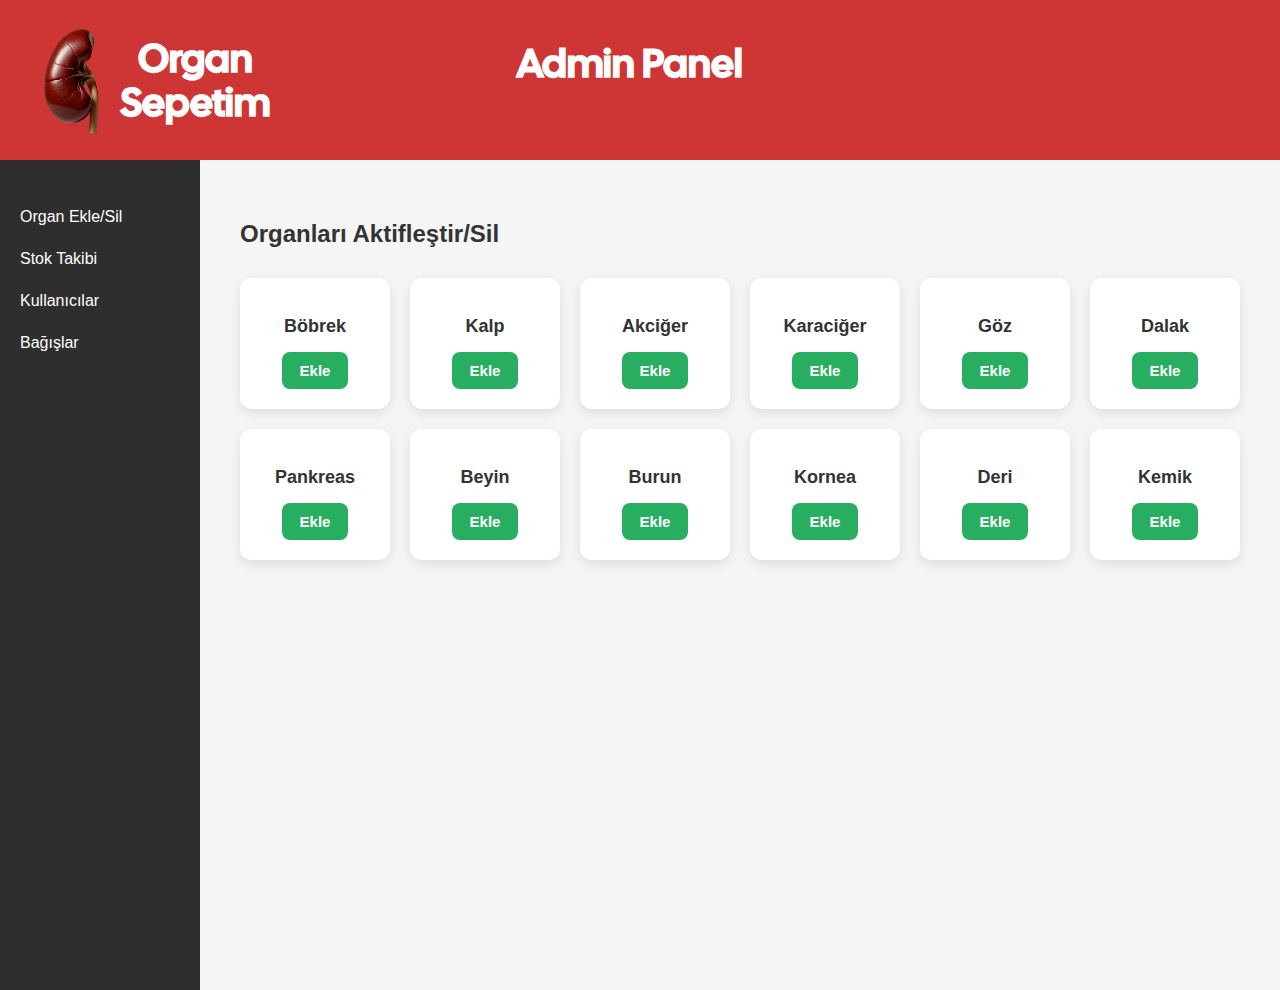
<file: docs/HTML/admin-panel.html>
<html lang="en">
<head>
    <meta charset="UTF-8">
    <meta name="viewport" content="width=device-width, initial-scale=1.0">
    <title>Admin Paneli</title>
    <link rel="stylesheet" href="../CSS/admin-panelCss.css">
    <link rel="shortcut icon" href="../GORSELLER/kidney.ico" type="image/x-icon">
    <script src="https://cdn.sheetjs.com/xlsx-0.19.3/package/dist/xlsx.full.min.js"></script>
</head>

<body>
  <header class="admin-header">


    <div class="nav-left">
           <a class="logoYazi" href="home.html">
                <img id="logoPNG" src="../GORSELLER/logo.png" alt="Organ Mafyası logo">
                <span class="logoMetin"> Organ <br> Sepetim</span>
            </a>
        </div>

        <div class="orta-yazi">
              <span class="logoMetin"> Admin Panel</span>
        </div>
  </header>

  <div class="admin-container">
    <nav class="sidebar">
      <ul>
        <li><a href="#" id="menu-organ-ekle">Organ Ekle/Sil</a></li>
        <li><a href="#" id="menu-stok">Stok Takibi</a></li>
        <li><a href="#" id="menu-kullanicilar">Kullanıcılar</a></li>
        <li><a href="#" id="menu-bagislar">Bağışlar</a></li>

      </ul>
    </nav>

    <main class="content">
      <section id="organ-ekle" class="panel-section">
        <h2>Organları Aktifleştir/Sil</h2>
        <div class="organ-kartlari">
          <div class="organ-karti" data-id="kalp">
            <p>Kalp</p>
            <button class="ekle-btn">Ekle</button>
          </div>
          <div class="organ-karti" data-id="akciger">
            <p>Akciğer</p>
            <button class="ekle-btn">Ekle</button>
          </div>
          <div class="organ-karti" data-id="karaciger">
            <p>Karaciğer</p>
            <button class="ekle-btn">Ekle</button>
          </div>
          <div class="organ-karti" data-id="bobrek">
            <p>Böbrek</p>
            <button class="ekle-btn">Ekle</button>
          </div>
          <div class="organ-karti" data-id="dalak">
            <p>Dalak</p>
            <button class="ekle-btn">Ekle</button>
          </div>
          <div class="organ-karti" data-id="pankreas">
            <p>Pankreas</p>
            <button class="ekle-btn">Ekle</button>
          </div>
          <div class="organ-karti" data-id="bagirsak">
            <p>İnce Bağırsak</p>
            <button class="ekle-btn">Ekle</button>
          </div>
          <div class="organ-karti" data-id="kornea">
            <p>Kornea</p>
            <button class="ekle-btn">Ekle</button>
          </div>
          <div class="organ-karti" data-id="deri">
            <p>Deri</p>
            <button class="ekle-btn">Ekle</button>
          </div>
          <div class="organ-karti" data-id="kemik">
            <p>Kemik</p>
            <button class="ekle-btn">Ekle</button>
          </div>
        </div>
      </section>

      <!-- Stok  -->
      <section id="stok" class="panel-section" style="display: none;">
  <h2>Organ Stok Takibi</h2>
  
  <div style="margin-bottom: 20px;">
    <input id="organName" placeholder="Organ adı">
    <input id="organAdet" type="number" placeholder="Stok adedi">
    <button id="stokEkleBtn">Ekle / Güncelle</button>
  </div>

  <table class="stok-table">
    <thead>
      <tr>
        <th>Organ</th>
        <th>Stok</th>
        <th>İşlem</th>
      </tr>
    </thead>
    <tbody id="stokTabloBody">
      <!-- JS ile doldurulacak -->
    </tbody>
  </table>

  <div style="text-align: right; margin-top: 20px;">
    <button id="indirExcelBtn" class="excel-btn">Rapor İndir</button>
  </div>
</section>

<!--Kullanıcılar-->
<section id="kullanicilar" class="panel-section" style="display: none;">
  <h2>Kullanıcı Yönetimi</h2>

  <!-- Yeni kullanıcı ekleme formu -->
  <form id="addUserForm" style="margin-bottom: 20px;">
    <label for="newUsername">Kullanıcı Adı:</label>
    <input type="text" id="newUsername" required>

    <label for="newPassword">Parola:</label>
    <input type="password" id="newPassword" required>

    <label for="newRole">Rol:</label>
    <select id="newRole" required>
      <option value="user">Kullanıcı</option>
      <option value="admin">Admin</option>
    </select>

    <button type="submit">Ekle</button>
  </form>

  <!-- Kullanıcı listesi -->
  <div id="user-list">
    <!-- JS ile dinamik olarak doldurulacak -->
  </div>
</section>



<script src="../JAVASCRIPT/admin-panelJS.js"></script>

</body>
</html>
</file>
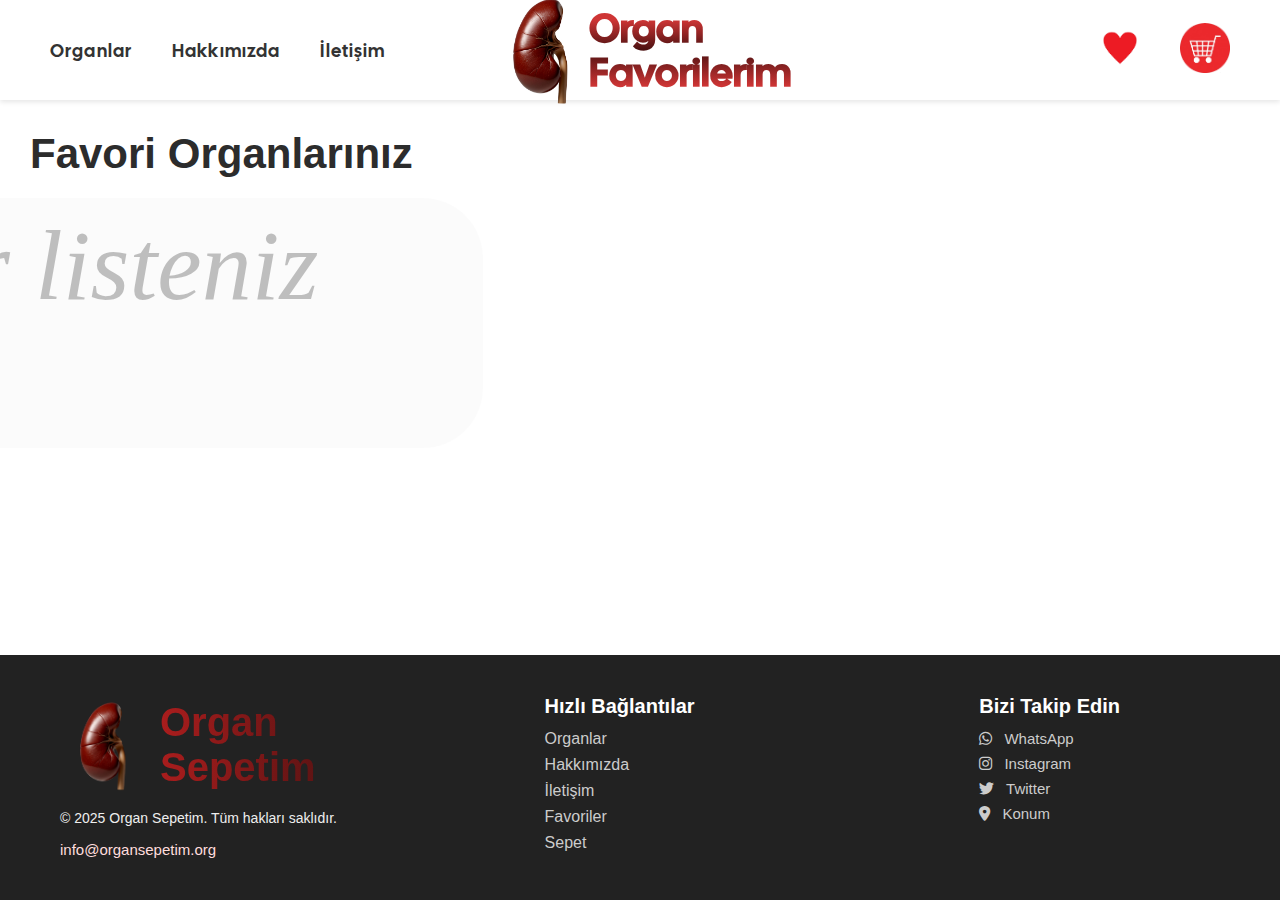
<file: docs/HTML/favorites.html>
<!DOCTYPE html>
<html lang="tr">
<head>
    <meta charset="UTF-8">
    <meta name="viewport" content="width=device-width, initial-scale=1.0">
    <title>Favoriler</title>
    <link rel="stylesheet" href="../CSS/favoritesCss.css">
    <link rel="shortcut icon" href="../GORSELLER/kidney.ico" type="image/x-icon">
    <link rel="stylesheet" href="https://cdnjs.cloudflare.com/ajax/libs/font-awesome/6.5.0/css/all.min.css">
</head>
<body>
<main>
    <div id="toast" class="toast-message"></div>

    <header class="navbar" id="mainNavbar">
        <div class="nav-left">
          <a href="organlar.html">Organlar</a>
          <a href="hakkimizda.html">Hakkımızda</a>
          <a href="iletisim.html">İletişim</a>
        </div>
        <div class="logo">
            <a class="logoYazi" href="home.html">
                <img id="logoPNG" src="../GORSELLER/logo.png" alt="Organ Mafyası logo">
                <span class="logoMetin"> Organ <br> Favorilerim</span>
            </a>
        </div>
        <div class="nav-right">
            <a href="favorites.html"><img class="nav-right-png" src="../GORSELLER/favorites.png" alt="Favoriler"></a>
            <a href="shopping-cart.html"><img class="nav-right-png" src="../GORSELLER/shopping-cart2.png" alt="Sepet"></a>
        </div>
    </header>

    <section class="product-section">
        <h2 class="section-title">Favori Organlarınız</h2>
        <div class="product-grid" id="favoritesContainer"></div>
    </section>

</main>

    <!--Footer-->
<footer class="site-footer">
  <div class="footer-container">

    <!-- Sol: Logo ve Yazı -->
    <div class="footer-left">
      <div class="footer-logo">
        <img src="../GORSELLER/logo.png" alt="Organ Sepetim Logo" />
        <span class="footer-brand">Organ Sepetim</span>
      </div>
      <p class="footer-copy">© 2025 Organ Sepetim. Tüm hakları saklıdır.</p>
      <a href="mailto:info@organsepetim.org" class="footer-mail">info@organsepetim.org</a>
    </div>

    <!-- Orta: Bağlantılar -->
    <div class="footer-links">
      <h4>Hızlı Bağlantılar</h4>
      <ul>
        <li><a href="organlar.html">Organlar</a></li>
        <li><a href="hakkimizda.html">Hakkımızda</a></li>
        <li><a href="iletisim.html">İletişim</a></li>
        <li><a href="favorites.html">Favoriler</a></li>
        <li><a href="shopping-cart.html">Sepet</a></li>
      </ul>
    </div>

    <!-- Sağ: Sosyal Medya -->
    <div class="footer-social">
      <h4>Bizi Takip Edin</h4>
      <a href="https://wa.me/905316668828" target="_blank"><i class="fab fa-whatsapp"></i> WhatsApp</a>
      <a href="https://instagram.com/organsepetim" target="_blank"><i class="fab fa-instagram"></i> Instagram</a>
      <a href="https://twitter.com/organsepetim" target="_blank"><i class="fab fa-twitter"></i> Twitter</a>
      <a href="https://maps.app.goo.gl/RtzT565evafdXZg37" target="_blank"><i class="fas fa-map-marker-alt"></i> Konum</a>
    </div>

  </div>
</footer>

    <script src="../JAVASCRIPT/favoritesJS.js"></script>
</body>
</html>
</file>
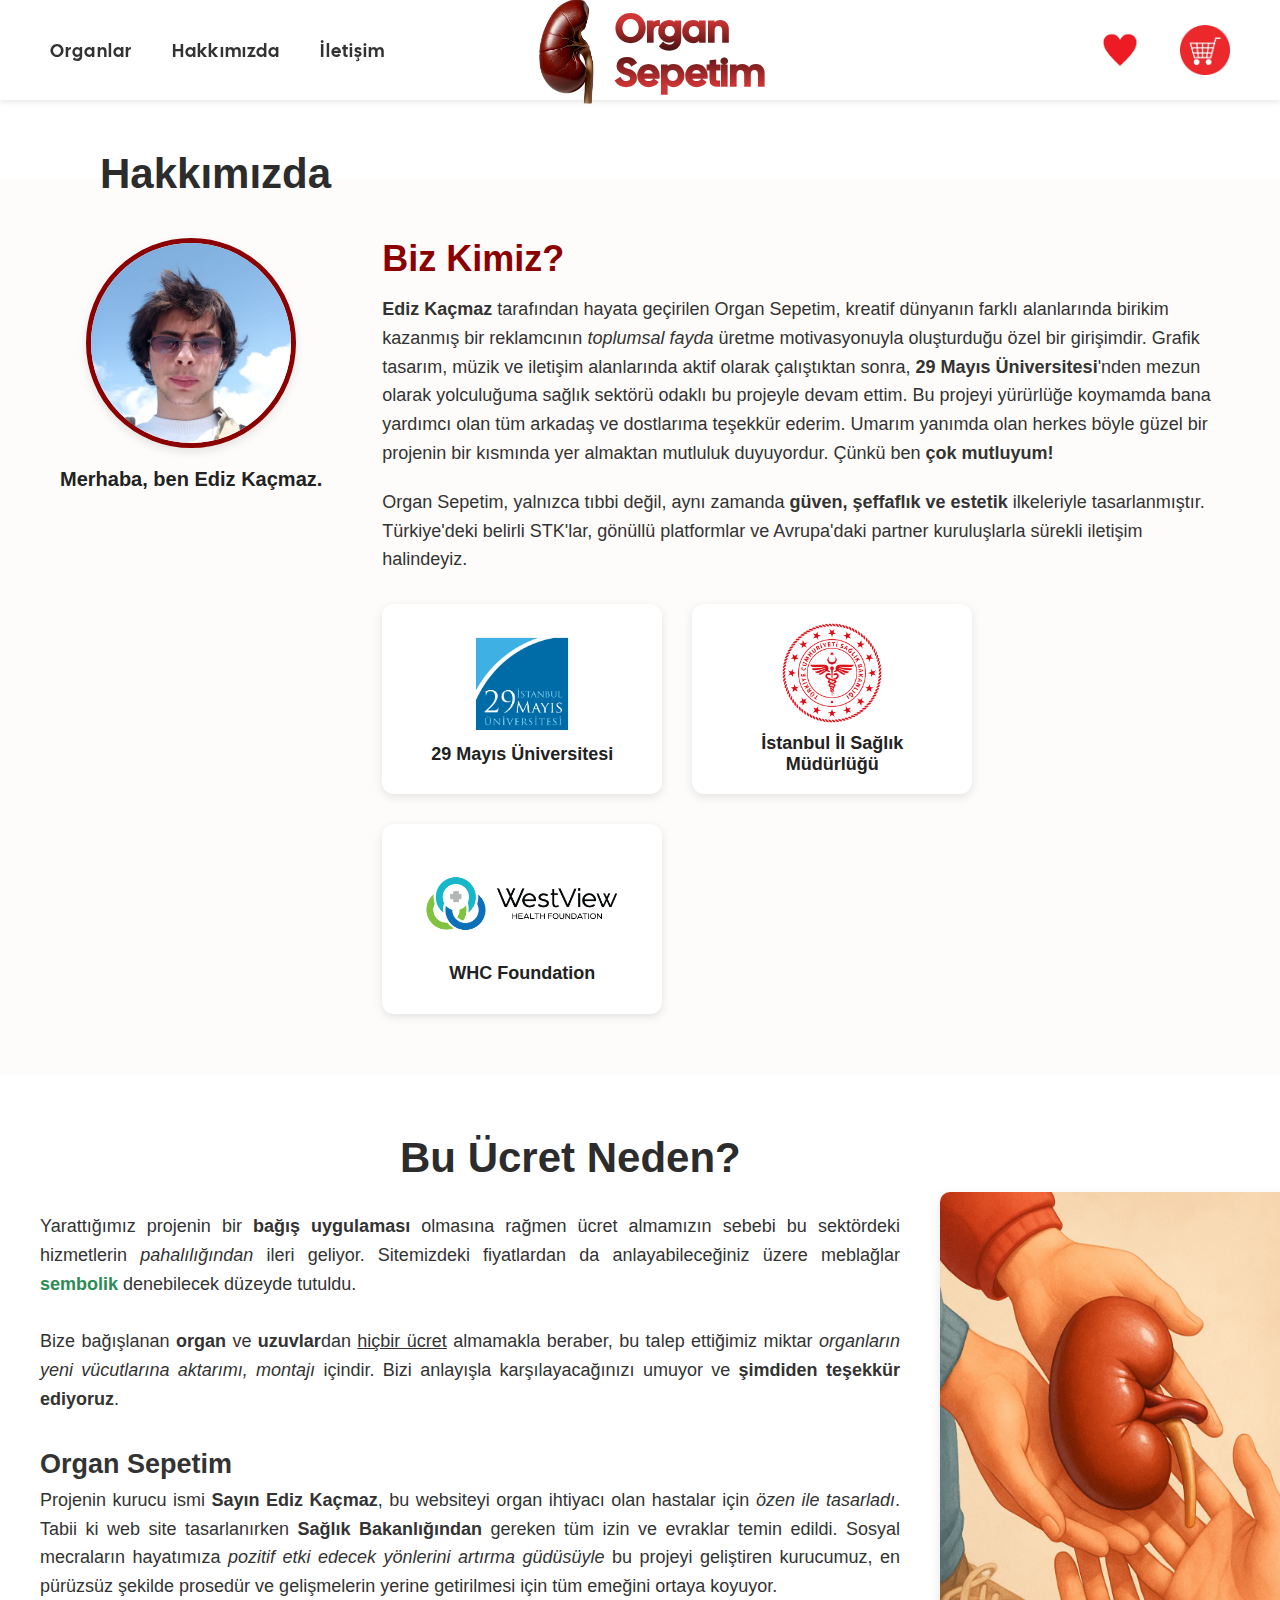
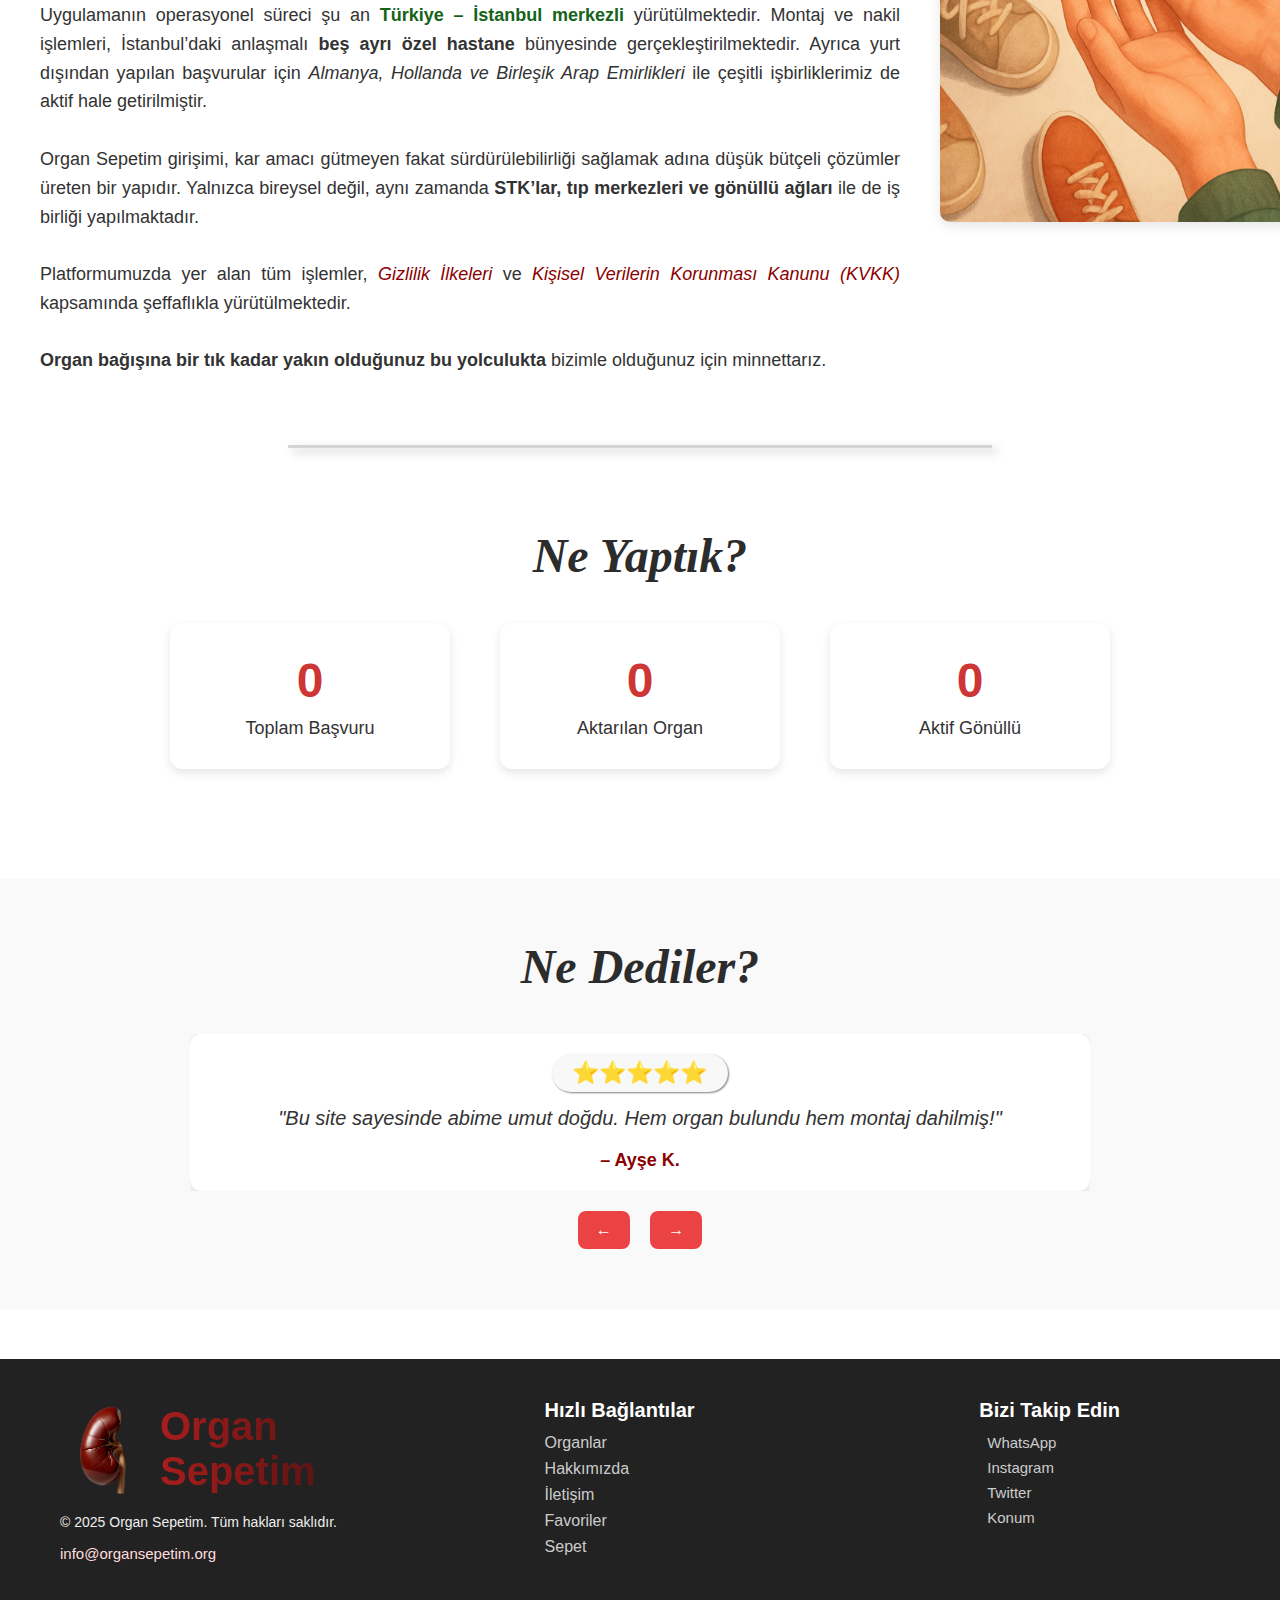
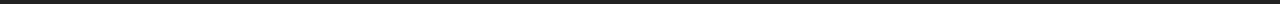
<file: docs/HTML/hakkimizda.html>
<html lang="tr">
<head>
    <meta charset="UTF-8">
    <meta name="viewport" content="width=device-width, initial-scale=1.0">
    <title>Hakkımızda</title>
    <link rel="stylesheet" href="../CSS/hakkimizdaCss.css">
    <link rel="shortcut icon" href="../GORSELLER/kidney.ico" type="image/x-icon">
</head>
<body>

    <main>
    <header class="navbar" id="mainNavbar">
        <div class="nav-left">
          <a href="organlar.html">Organlar</a>
          <a href="hakkimizda.html">Hakkımızda</a>
          <a href="iletisim.html">İletişim</a>
        </div>
        <div class="logo">
            <a class="logoYazi" href="home.html">
                <img id="logoPNG" src="../GORSELLER/logo.png" alt="Organ Mafyası logo">
                <span class="logoMetin"> Organ <br> Sepetim</span>
            </a>
        </div>
        <div class="nav-right">
          <a href="favorites.html"><img class="nav-right-png" src="../GORSELLER/favorites.png" alt="Favoriler"></a>
          <a href="shopping-cart.html"><img class="nav-right-png" src="../GORSELLER/shopping-cart2.png" alt="Sepete Ekle"></a>
        </div>
      </header>

      <h1>Hakkımızda</h1>

      <section class="founder-section">
  <div class="founder-container">
    <div class="founder-left">
      <div class="founder-photo">
        <img src="../GORSELLER/ediz-profil.jpeg" alt="Ediz Kaçmaz">
      </div>
      <p class="founder-name">Merhaba, ben <strong>Ediz Kaçmaz</strong>.</p>
    </div>

    <div class="founder-right">
      <h2 class="founder-title">Biz Kimiz?</h2>
      <p>
        <strong>Ediz Kaçmaz</strong> tarafından hayata geçirilen Organ Sepetim, kreatif dünyanın farklı alanlarında
        birikim kazanmış bir reklamcının <em>toplumsal fayda</em> üretme motivasyonuyla oluşturduğu özel bir girişimdir.
        Grafik tasarım, müzik ve iletişim alanlarında aktif olarak çalıştıktan sonra, 
        <strong>29 Mayıs Üniversitesi</strong>'nden mezun olarak yolculuğuma sağlık sektörü odaklı bu projeyle devam ettim.
        Bu projeyi yürürlüğe koymamda bana yardımcı olan tüm arkadaş ve dostlarıma teşekkür ederim. Umarım yanımda olan herkes böyle
        güzel bir projenin bir kısmında yer almaktan mutluluk duyuyordur. Çünkü ben <strong>çok mutluyum!</strong>
      </p>
      <p>
        Organ Sepetim, yalnızca tıbbi değil, aynı zamanda <strong>güven, şeffaflık ve estetik</strong> ilkeleriyle tasarlanmıştır.
        Türkiye'deki belirli STK'lar, gönüllü platformlar ve Avrupa'daki partner kuruluşlarla sürekli iletişim halindeyiz.
      </p>

      <div class="partner-logos">
        <div class="partner-box">
          <img src="../GORSELLER/29mayislogo.jpg" alt="29 Mayıs Üniversitesi">
          <span>29 Mayıs Üniversitesi</span>
        </div>
        <div class="partner-box">
          <img src="../GORSELLER/saglikbakanligi.png" alt="İstanbul İl Sağlık Müdürlüğü">
          <span>İstanbul İl Sağlık Müdürlüğü</span>
        </div>
        <div class="partner-box">
          <img src="../GORSELLER/whc.png" alt="WHC Foundation">
          <span>WHC Foundation</span>
        </div>
      </div>
    </div>
  </div>
</section>


      <section class="about-section">
  <h2 class="section-title">Bu Ücret Neden?</h2>

  <div class="about-content">
    <div class="about-text">
      <p>
        <p>
  Yarattığımız projenin bir <strong>bağış uygulaması</strong> olmasına rağmen ücret almamızın sebebi bu sektördeki 
  hizmetlerin <em>pahalılığından</em> ileri geliyor. Sitemizdeki fiyatlardan da anlayabileceğiniz üzere 
  meblağlar <span style="color:#2e8b57;"><strong>sembolik</strong></span> denebilecek düzeyde tutuldu. 
  <br><br>
  Bize bağışlanan <strong>organ</strong> ve <strong>uzuvlar</strong>dan <u>hiçbir ücret</u> almamakla beraber, bu talep ettiğimiz 
  miktar <em>organların yeni vücutlarına aktarımı, montajı</em> içindir. Bizi anlayışla karşılayacağınızı umuyor ve 
  <strong>şimdiden teşekkür ediyoruz</strong>.
  <br><br>
</p>

<h2>Organ Sepetim</h3>
<p>
  Projenin kurucu ismi <strong>Sayın Ediz Kaçmaz</strong>, bu websiteyi organ ihtiyacı olan hastalar için 
  <em>özen ile tasarladı</em>. Tabii ki web site tasarlanırken <strong>Sağlık Bakanlığından</strong> gereken tüm izin ve evraklar 
  temin edildi. Sosyal mecraların hayatımıza <em>pozitif etki edecek yönlerini artırma güdüsüyle</em> bu projeyi geliştiren 
  kurucumuz, en pürüzsüz şekilde prosedür ve gelişmelerin yerine getirilmesi için tüm emeğini ortaya koyuyor.
</p>

<p>
  Uygulamanın operasyonel süreci şu an <strong><span style="color:#156319;">Türkiye – İstanbul merkezli</span></strong> yürütülmektedir. 
  Montaj ve nakil işlemleri, İstanbul’daki anlaşmalı <strong>beş ayrı özel hastane</strong> bünyesinde gerçekleştirilmektedir. 
  Ayrıca yurt dışından yapılan başvurular için <em>Almanya, Hollanda ve Birleşik Arap Emirlikleri</em> ile çeşitli işbirliklerimiz de aktif hale getirilmiştir.
  <br><br>
  Organ Sepetim girişimi, kar amacı gütmeyen fakat sürdürülebilirliği sağlamak adına düşük bütçeli çözümler üreten bir yapıdır. 
  Yalnızca bireysel değil, aynı zamanda <strong>STK’lar, tıp merkezleri ve gönüllü ağları</strong> ile de iş birliği yapılmaktadır.
  <br><br>
  Platformumuzda yer alan tüm işlemler, <em style="color:#8b0000;">Gizlilik İlkeleri</em> ve <em style="color:#8b0000;">Kişisel Verilerin Korunması Kanunu (KVKK)</em> kapsamında şeffaflıkla yürütülmektedir.
  <br><br>
  <strong>Organ bağışına bir tık kadar yakın olduğunuz bu yolculukta</strong> bizimle olduğunuz için minnettarız.
</p>
      </p>
    </div>

    <div class="about-image">
  <img src="../GORSELLER/hakkimizda-gorsel.png" alt="Hakkımızda Görseli" id="aboutThumbnail">
</div>

<!-- Modal -->
<div id="imgModal" class="modal">
  <span class="close">&times;</span>
  <img class="modal-content" id="modalImg">
</div>

  </div>
</section>

<hr>

<!--İstatistiksel-->
<section class="stats-section">
  <h2>Ne Yaptık?</h2>
  <div class="stats-grid">
    <div class="stat-box">
      <span class="stat-number" data-target="1023">0</span>
      <p class="stat-label">Toplam Başvuru</p>
    </div>
    <div class="stat-box">
      <span class="stat-number" data-target="347">0</span>
      <p class="stat-label">Aktarılan Organ</p>
    </div>
    <div class="stat-box">
      <span class="stat-number" data-target="98">0</span>
      <p class="stat-label">Aktif Gönüllü</p>
    </div>
  </div>
</section>


<!--Slider-->
    <section class="testimonial-section">
  <h2>Ne Dediler?</h2>
  <div class="testimonial-slider">
    <div class="testimonial-slide active">
        <div class="stars">⭐⭐⭐⭐⭐</div>
      <p class="testimonial-text">"Bu site sayesinde abime umut doğdu. Hem organ bulundu hem montaj dahilmiş!"</p>
      <p class="testimonial-author">– Ayşe K.</p>
    </div>
    <div class="testimonial-slide">
        <div class="stars">⭐⭐⭐⭐⭐</div>
      <p class="testimonial-text">"Organ Sepetim gerçekten sepetime umut ekledi. Kullanımı kolay, mizahı şahane."</p>
      <p class="testimonial-author">– Cem G.</p>
    </div>
    <div class="testimonial-slide">
        <div class="stars">⭐⭐⭐⭐⭐</div>
      <p class="testimonial-text">"Bir bağış bu kadar keyifli yapılabilir miydi? Her şey için teşekkürler."</p>
      <p class="testimonial-author">– Selin T.</p>
    </div>
  </div>
  <div class="testimonial-nav">
    <button onclick="plusTestimonial(-1)">←</button>
    <button onclick="plusTestimonial(1)">→</button>
  </div>

      </main>

      <!--Footer-->
<footer class="site-footer">
  <div class="footer-container">

    <!-- Sol: Logo ve Yazı -->
    <div class="footer-left">
      <div class="footer-logo">
        <img src="../GORSELLER/logo.png" alt="Organ Sepetim Logo" />
        <span class="footer-brand">Organ Sepetim</span>
      </div>
      <p class="footer-copy">© 2025 Organ Sepetim. Tüm hakları saklıdır.</p>
      <a href="mailto:info@organsepetim.org" class="footer-mail">info@organsepetim.org</a>
    </div>

    <!-- Orta: Bağlantılar -->
    <div class="footer-links">
      <h4>Hızlı Bağlantılar</h4>
      <ul>
        <li><a href="organlar.html">Organlar</a></li>
        <li><a href="hakkimizda.html">Hakkımızda</a></li>
        <li><a href="iletisim.html">İletişim</a></li>
        <li><a href="favorites.html">Favoriler</a></li>
        <li><a href="shopping-cart.html">Sepet</a></li>
      </ul>
    </div>

    <!-- Sağ: Sosyal Medya -->
    <div class="footer-social">
      <h4>Bizi Takip Edin</h4>
      <a href="https://wa.me/905316668828" target="_blank"><i class="fab fa-whatsapp"></i> WhatsApp</a>
      <a href="https://instagram.com/organsepetim" target="_blank"><i class="fab fa-instagram"></i> Instagram</a>
      <a href="https://twitter.com/organsepetim" target="_blank"><i class="fab fa-twitter"></i> Twitter</a>
      <a href="https://maps.app.goo.gl/RtzT565evafdXZg37" target="_blank"><i class="fas fa-map-marker-alt"></i> Konum</a>
    </div>
  </div>
</footer>
    
</section>


      <script src="../JAVASCRIPT/hakkimizdaJS.js" defer></script>
    
</body>
</html>
</file>
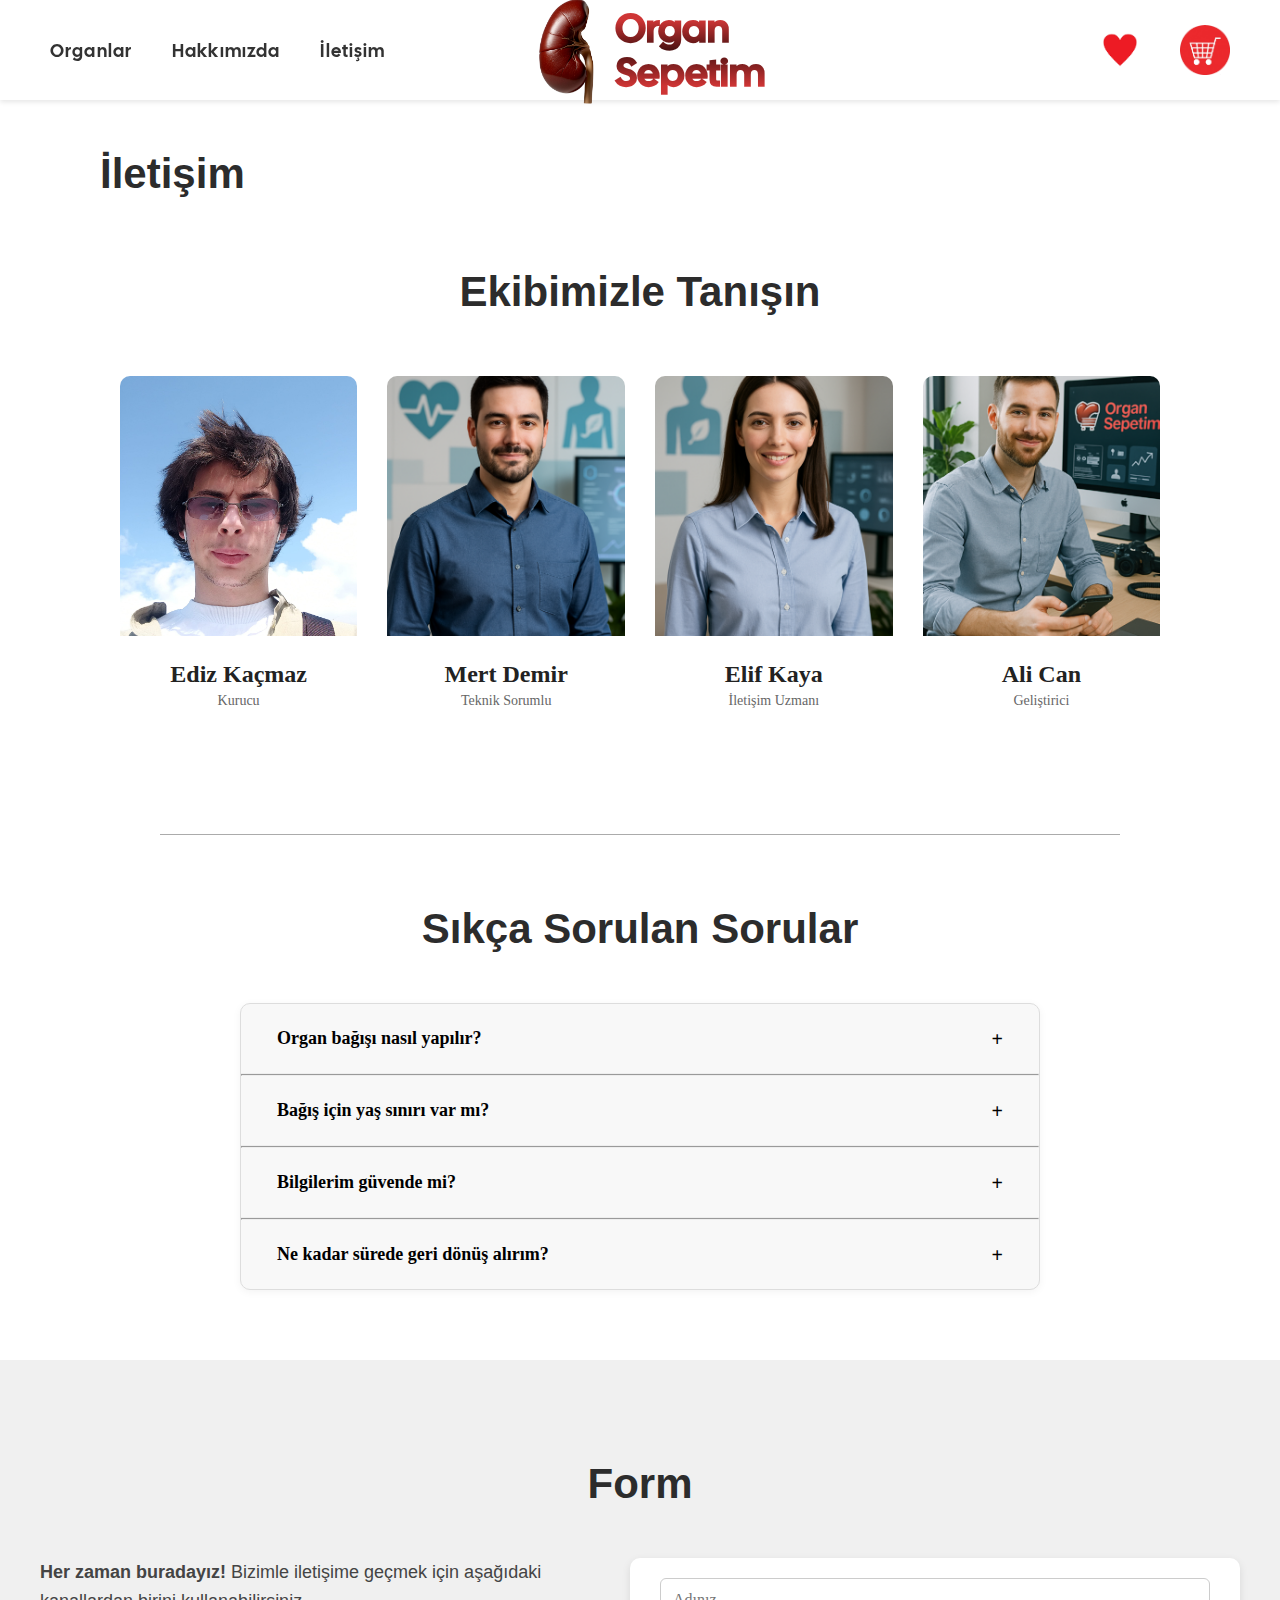
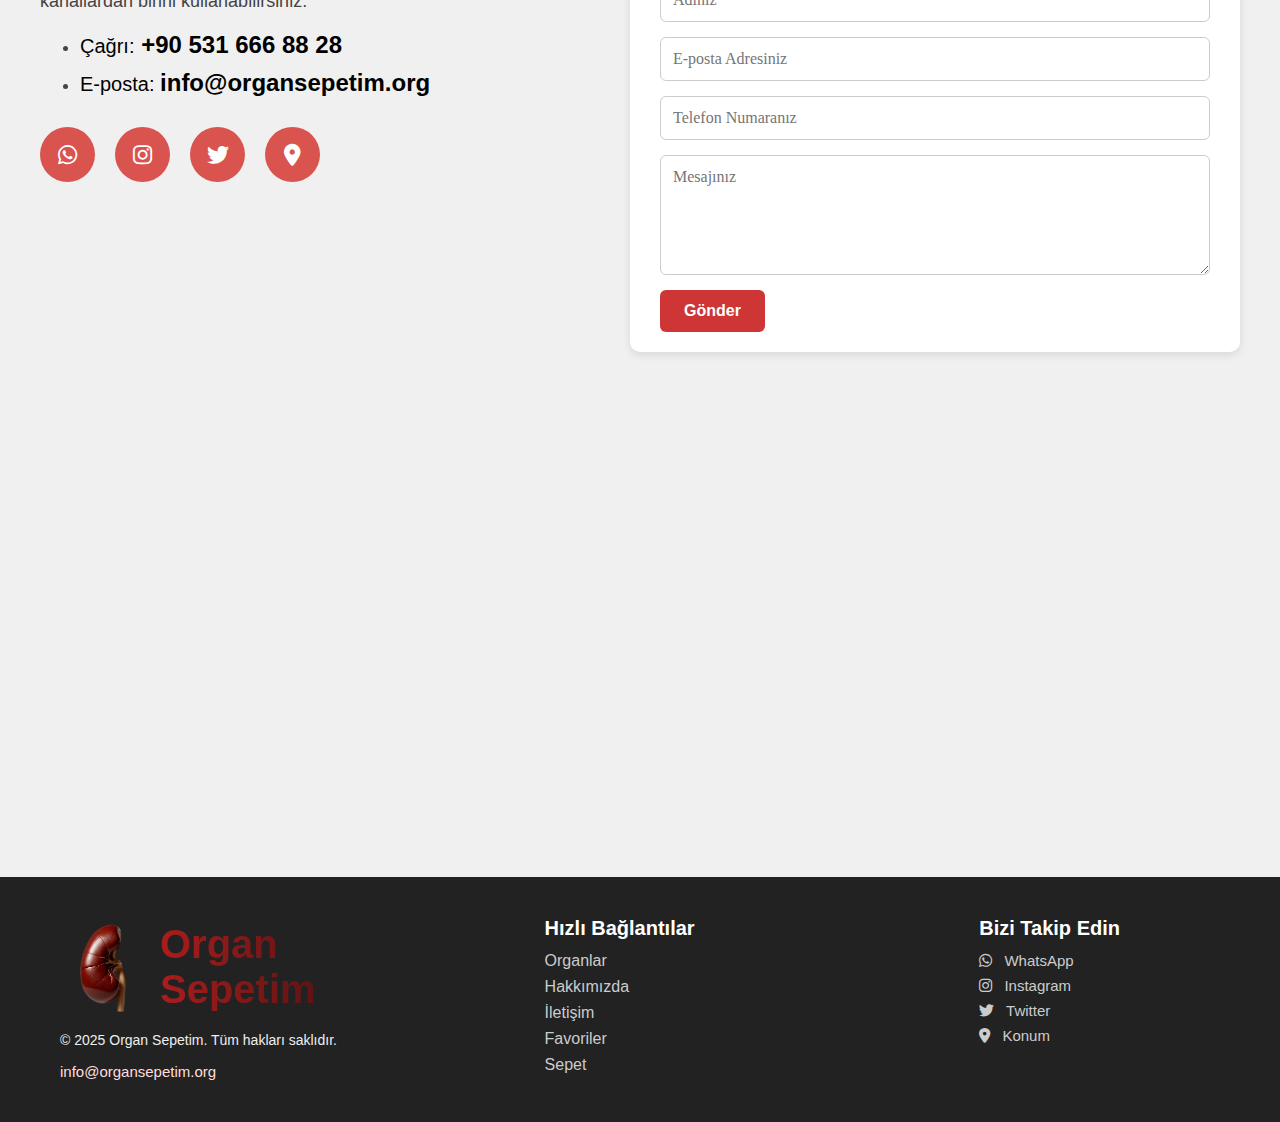
<file: docs/HTML/iletisim.html>
<html lang="tr">
<head>
    <meta charset="UTF-8">
    <meta name="viewport" content="width=device-width, initial-scale=1.0">
    <title>İletişim</title>
    <link rel="stylesheet" href="../CSS/iletisimCss.css">
    <link rel="shortcut icon" href="../GORSELLER/kidney.ico" type="image/x-icon">
    <link rel="stylesheet" href="https://cdnjs.cloudflare.com/ajax/libs/font-awesome/6.5.0/css/all.min.css">
</head>
<body>
    <main>
        <!--HEADING-->
    <header class="navbar" id="mainNavbar">
        <div class="nav-left">
          <a href="organlar.html">Organlar</a>
          <a href="hakkimizda.html">Hakkımızda</a>
          <a href="iletisim.html">İletişim</a>
        </div>

        <div class="logo">
            <a class="logoYazi" href="home.html">
                <img id="logoPNG" src="../GORSELLER/logo.png" alt="Organ Mafyası logo">
                <span class="logoMetin"> Organ <br> Sepetim</span>
            </a>
        </div>

        <div class="nav-right">
          <a href="favorites.html"><img class="nav-right-png" src="../GORSELLER/favorites.png" alt="Favoriler"></a>
          <a href="shopping-cart.html"><img class="nav-right-png" src="../GORSELLER/shopping-cart2.png" alt="Sepete Ekle"></a>      
        </div>
      </header>


    <!--İletişim-->
      <h1>İletişim</h1>


      <!--Team-->
    <section class="team-section">
  <h2 class="section-title">Ekibimizle Tanışın</h2>
  <div class="team-container">

    <div class="team-card">
      <img src="../GORSELLER/ediz-profil.jpeg" alt="Ediz Kaçmaz">
      <div class="team-info">
        <h3>Ediz Kaçmaz</h3>
        <p>Kurucu</p>
        <div class="team-contact">
          <p>📞 0531 666 88 28</p>
          <p>📧 info@organsepetim.com</p>
        </div>
      </div>
    </div>

    <div class="team-card">
      <img src="../GORSELLER/mert-demir.png" alt="Mert Demir">
      <div class="team-info">
        <h3>Mert Demir</h3>
        <p>Teknik Sorumlu</p>
        <div class="team-contact">
          <p>📞 0555 234 56 78</p>
          <p>📧 mert@organsepetim.com</p>
        </div>
      </div>
    </div>

    <div class="team-card">
      <img src="../GORSELLER/elif-kaya.png" alt="Elif Kaya">
      <div class="team-info">
        <h3>Elif Kaya</h3>
        <p>İletişim Uzmanı</p>
        <div class="team-contact">
          <p>📞 0555 345 67 89</p>
          <p>📧 elif@organsepetim.com</p>
        </div>
      </div>
    </div>

    <div class="team-card">
      <img src="../GORSELLER/ali-can.png" alt="Ali Can">
      <div class="team-info">
        <h3>Ali Can</h3>
        <p>Geliştirici</p>
        <div class="team-contact">
          <p>📞 0555 456 78 90</p>
          <p>📧 ali@organsepetim.com</p>
        </div>
      </div>
    </div>

  </div>
</section>
  
<hr id="sayfa-aralik">

      <!--Faq-->
<section class="faq-section">
  <h2 class="section-title">Sıkça Sorulan Sorular</h2>

  <div class="faq-box-single">
    <div class="faq-item">
      <div class="faq-question">Organ bağışı nasıl yapılır?</div>
      <div class="faq-answer">Sitemiz üzerinden formu doldurarak bağış isteğinizi iletebilirsiniz. Ayrıca sağlık kurumları üzerinden de başvuru yapabilirsiniz.</div>
    </div>
    <hr>
    <div class="faq-item">
      <div class="faq-question">Bağış için yaş sınırı var mı?</div>
      <div class="faq-answer">Genel olarak 18 yaş ve üzeri bireylerin bağışçı olması uygundur. Ancak özel durumlar için doktor onayı gerekebilir.</div>
    </div>
    <hr>
    <div class="faq-item">
      <div class="faq-question">Bilgilerim güvende mi?</div>
      <div class="faq-answer">Evet. Verileriniz KVKK kapsamında güvenli sunucularda saklanmakta ve asla 3. taraflarla paylaşılmamaktadır.</div>
    </div>
    <hr>
    <div class="faq-item">
      <div class="faq-question">Ne kadar sürede geri dönüş alırım?</div>
      <div class="faq-answer">Mesajınız bize ulaştıktan sonra genellikle 24 saat içinde e-posta veya telefon yoluyla size dönüş sağlıyoruz.</div>
    </div>
  </div>
</section>


<!--Form Kısmı--> 
       

<section class="contact-section">
  <h2 class="section-title">Form</h2>
  <div class="contact-content">
    <!-- Sol Kısım: Bilgiler -->
    <div class="contact-info">
      <p><strong>Her zaman buradayız!</strong> Bizimle iletişime geçmek için aşağıdaki kanallardan birini kullanabilirsiniz.</p>
      <ul class="contact-list">
        <li><i class="contact-li"><span style="font-size: 20px; font-style: normal; font-weight: normal;">Çağrı:</span> </i><a class="contact-li" href="tel:+90 531 666 88 28">+90 531 666 88 28</a> </li>
        <li><i class="contact-li"><span style="font-size: 20px; font-style: normal; font-weight: normal;">E-posta: </span></i><a class="contact-li" href="mailto:ediz.kacmaz19@gmail.com">info@organsepetim.org</a></li>
      </ul>

      <div class="social-icons">
  <a href="https://wa.me/905316668828" target="_blank" class="icon whatsapp" aria-label="WhatsApp">
    <i class="fab fa-whatsapp"></i>
  </a>
  <a href="https://instagram.com/organsepetim" target="_blank" class="icon instagram" aria-label="Instagram">
    <i class="fab fa-instagram"></i>
  </a>
  <a href="https://twitter.com/organsepetim" target="_blank" class="icon twitter" aria-label="Twitter">
    <i class="fab fa-twitter"></i>
  </a>
  <a href="https://maps.app.goo.gl/RtzT565evafdXZg37" target="_blank" class="icon map" aria-label="Google Maps">
    <i class="fas fa-map-marker-alt"></i>
  </a>
</div>

    </div>

    <!-- Sağ Kısım: Form -->
    <div class="contact-form">
      <form id="contactForm">
        <input type="text" placeholder="Adınız" required>
        <input type="email" placeholder="E-posta Adresiniz" required>
        <input type="tel" id="phoneInput" placeholder="Telefon Numaranız" maxlength="11" required>
        <textarea rows="5" placeholder="Mesajınız" required></textarea>
        <button type="submit" class="see-all-button">Gönder</button>
      </form>
    </div></div>

  <!-- Harita Kısmı -->
  <div class="map-container">
    <iframe src="https://www.google.com/maps/embed?pb=!1m18!1m12!1m3!1d3009.6774351413615!2d29.098979!3d41.032312499999996!2m3!1f0!2f0!3f0!3m2!1i1024!2i768!4f13.1!3m3!1m2!1s0x14cac9c27feb2487%3A0xe3d6a3f3c0d3d672!2zxLBzdGFuYnVsIDI5IE1hecSxcyDDnG5pdmVyc2l0ZXNpIEVsbWFsxLFrZW50IFllcmxlxZ9rZXNp!5e0!3m2!1str!2str!4v1747175471860!5m2!1str!2str" frameborder="0" allowfullscreen="" loading="lazy"></iframe>
  </div>
</section>


    </main>

    <!--Footer-->
<footer class="site-footer">
  <div class="footer-container">

    <!-- Sol: Logo ve Yazı -->
    <div class="footer-left">
      <div class="footer-logo">
        <img src="../GORSELLER/logo.png" alt="Organ Sepetim Logo" />
        <span class="footer-brand">Organ Sepetim</span>
      </div>
      <p class="footer-copy">© 2025 Organ Sepetim. Tüm hakları saklıdır.</p>
      <a href="mailto:info@organsepetim.org" class="footer-mail">info@organsepetim.org</a>
    </div>

    <!-- Orta: Bağlantılar -->
    <div class="footer-links">
      <h4>Hızlı Bağlantılar</h4>
      <ul>
        <li><a href="organlar.html">Organlar</a></li>
        <li><a href="hakkimizda.html">Hakkımızda</a></li>
        <li><a href="iletisim.html">İletişim</a></li>
        <li><a href="favorites.html">Favoriler</a></li>
        <li><a href="shopping-cart.html">Sepet</a></li>
      </ul>
    </div>

    <!-- Sağ: Sosyal Medya -->
    <div class="footer-social">
      <h4>Bizi Takip Edin</h4>
      <a href="https://wa.me/905316668828" target="_blank"><i class="fab fa-whatsapp"></i> WhatsApp</a>
      <a href="https://instagram.com/organsepetim" target="_blank"><i class="fab fa-instagram"></i> Instagram</a>
      <a href="https://twitter.com/organsepetim" target="_blank"><i class="fab fa-twitter"></i> Twitter</a>
      <a href="https://maps.app.goo.gl/RtzT565evafdXZg37" target="_blank"><i class="fas fa-map-marker-alt"></i> Konum</a>
    </div>

  </div>
</footer>

<script src="../JAVASCRIPT/iletisimJS.js"></script>

</body>
</html>
</file>
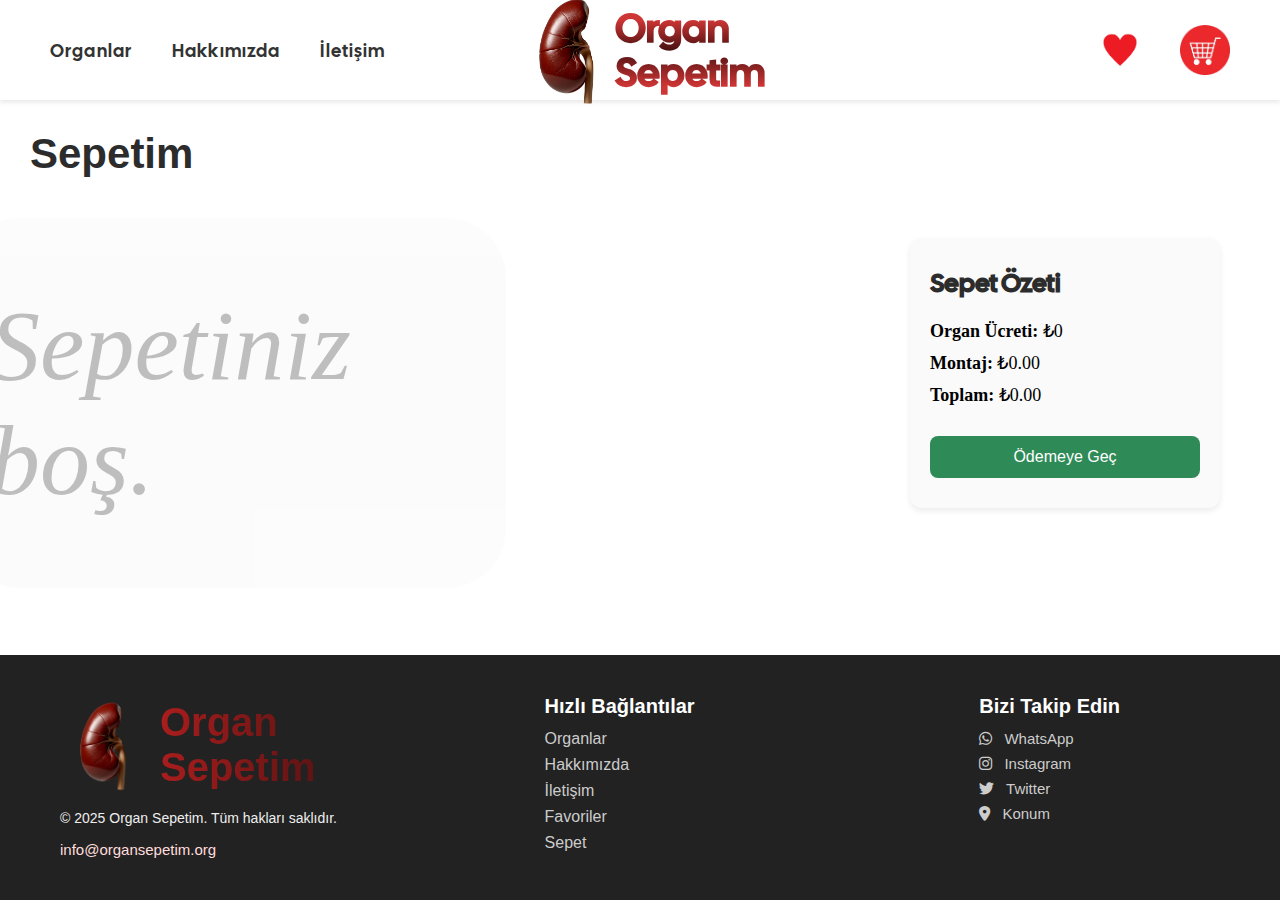
<file: docs/HTML/shopping-cart.html>
<html lang="tr">
<head>
    <meta charset="UTF-8">
    <meta name="viewport" content="width=device-width, initial-scale=1.0">
    <title>Sepet</title>
    <link rel="stylesheet" href="../CSS/shopping-cartCss.css">
    <link rel="shortcut icon" href="../GORSELLER/kidney.ico" type="image/x-icon">
    <link rel="stylesheet" href="https://cdnjs.cloudflare.com/ajax/libs/font-awesome/6.5.0/css/all.min.css">
</head>
<body>
<main>
    <header class="navbar" id="mainNavbar">
        <div class="nav-left">
          <a href="organlar.html">Organlar</a>
          <a href="hakkimizda.html">Hakkımızda</a>
          <a href="iletisim.html">İletişim</a>
        </div>
        <div class="logo">
            <a class="logoYazi" href="home.html">
                <img id="logoPNG" src="../GORSELLER/logo.png" alt="Organ Mafyası logo">
                <span class="logoMetin"> Organ <br> Sepetim</span>
            </a>
        </div>
        <div class="nav-right">
          <a href="favorites.html"><img class="nav-right-png" src="../GORSELLER/favorites.png" alt="Favoriler"></a>
          <a href="shopping-cart.html"><img class="nav-right-png" src="../GORSELLER/shopping-cart2.png" alt="Sepete Ekle"></a>
        </div>
      </header>

      <h1>Sepetim</h1>

        <div class="cart-page">
  <!-- Ürün kartları (sol) -->
  <div class="cart-items" id="cartContainer"></div>

  <!-- Sepet özeti (sağ) -->
  <div class="cart-summary">
    <h2>Sepet Özeti</h2>
    <p><strong> Organ Ücreti:</strong> ₺0</p>
    <p id="montagePrice"><strong>Montaj:</strong>  Ücretsiz</p>
    <p id="totalPrice"><strong>Toplam:</strong> ₺0</p>
    <button class="checkout-btn">Ödemeye Geç</button>
  </div>
</div>

</main>  

      <!--Footer-->
<footer class="site-footer">
  <div class="footer-container">

    <!-- Sol: Logo ve Yazı -->
    <div class="footer-left">
      <div class="footer-logo">
        <img src="../GORSELLER/logo.png" alt="Organ Sepetim Logo" />
        <span class="footer-brand">Organ Sepetim</span>
      </div>
      <p class="footer-copy">© 2025 Organ Sepetim. Tüm hakları saklıdır.</p>
      <a href="mailto:info@organsepetim.org" class="footer-mail">info@organsepetim.org</a>
    </div>

    <!-- Orta: Bağlantılar -->
    <div class="footer-links">
      <h4>Hızlı Bağlantılar</h4>
      <ul>
        <li><a href="organlar.html">Organlar</a></li>
        <li><a href="hakkimizda.html">Hakkımızda</a></li>
        <li><a href="iletisim.html">İletişim</a></li>
        <li><a href="favorites.html">Favoriler</a></li>
        <li><a href="shopping-cart.html">Sepet</a></li>
      </ul>
    </div>

    <!-- Sağ: Sosyal Medya -->
    <div class="footer-social">
      <h4>Bizi Takip Edin</h4>
      <a href="https://wa.me/905316668828" target="_blank"><i class="fab fa-whatsapp"></i> WhatsApp</a>
      <a href="https://instagram.com/organsepetim" target="_blank"><i class="fab fa-instagram"></i> Instagram</a>
      <a href="https://twitter.com/organsepetim" target="_blank"><i class="fab fa-twitter"></i> Twitter</a>
      <a href="https://maps.app.goo.gl/RtzT565evafdXZg37" target="_blank"><i class="fas fa-map-marker-alt"></i> Konum</a>
    </div>
  </div>
</footer>
    
      <script src="../JAVASCRIPT/shopping-cartJS.js"></script>

</body>
</html>
</file>
<file: docs/CSS/admin-panelCss.css>
@import url('https://fonts.googleapis.com/css2?family=Cal+Sans&family=Paytone+One&family=Syne:wght@400..800&family=Ultra&display=swap');

/* Genel */
body {
  margin: 0;
  font-family: Calibri, sans-serif;
  background-color: #f5f5f5;
  color: #333;
}

/*Header*/
.admin-header {
  background-color: #ce3535;
  color: white;
  padding: 20px;
  text-align: center;
  font-size: 28px;
  font-weight: bold;
}


  .nav-left{
    flex: 1;
    display: flex;
    align-items: center;
    gap: 15px;
  }

  .nav-left {
    gap: 20px;
    justify-content: flex-start;
  }


.orta-yazi {
  position: absolute;
  left: 50%;
  top: 7%;
  transform: translate(-50%, -50%);
}

#logoPNG {
    width: 120px;
    height: 120px;
}

.logoYazi {
  text-decoration: none;
  display: flex;
  align-items: center;
    color: white;
}

.logoMetin {
    font-family: "cal sans";
    font-weight: 600;
    font-size: 40px;
    line-height: 1.1;
    margin-left: -20px;
  }

.admin-container {
  display: flex;
  height: calc(100vh - 70px);
}

/* Sidebar */
.sidebar {
  width: 200px;
  background-color: #2e2e2e;
  padding-top: 20px;
}

.sidebar ul {
  list-style-type: none;
  padding: 0;
}

.sidebar li {
  margin: 0;
}

.sidebar a {
  display: block;
  color: white;
  text-decoration: none;
  padding: 12px 20px;
  transition: background 0.3s;
}

.sidebar a:hover,
.sidebar a.active {
  background-color: #444;
}

/* İçerik */
.content {
  flex: 1;
  padding: 40px;
  overflow-y: auto;
}

.panel-section {
  display: none;
}

.panel-section.active {
  display: block;
}

.organ-kartlari {
  display: flex;
  flex-wrap: wrap;
  gap: 20px;
  justify-content: start;
}

.organ-karti {
  background-color: #fff;
  border: 1px solid #ddd;
  border-radius: 10px;
  padding: 20px;
  width: 200px;
  text-align: center;
  box-shadow: 0 4px 8px rgba(0, 0, 0, 0.05);
}

.organ-karti p {
  font-weight: bold;
  margin-bottom: 10px;
}

.ekle-btn {
  background-color: #28a745;
  color: white;
  padding: 10px 16px;
  border: none;
  border-radius: 6px;
  cursor: pointer;
  font-size: 14px;
}

.ekle-btn:hover {
  background-color: #218838;
}

.organ-list {
  display: grid;
  grid-template-columns: repeat(auto-fit, minmax(150px, 1fr));
  gap: 20px;
  margin-top: 30px;
}

.organ-card {
  background-color: #fff;
  padding: 20px 10px;
  border-radius: 12px;
  text-align: center;
  box-shadow: 0 4px 12px rgba(0, 0, 0, 0.1);
  transition: transform 0.3s ease;
}

.organ-card:hover {
  transform: translateY(-5px);
}

.organ-card h3 {
  margin-bottom: 15px;
  font-size: 18px;
  color: #333;
  font-weight: 600;
  font-family: "Segoe UI", sans-serif;
}

.toggle-btn {
  padding: 10px 18px;
  font-size: 15px;
  font-weight: 600;
  border: none;
  border-radius: 8px;
  cursor: pointer;
  color: white;
  transition: background-color 0.3s ease;
}

.toggle-btn:hover {
  opacity: 0.9;
}

.toggle-btn[style*="e74c3c"] { /* Sil butonu (kırmızı) */
  background-color: #e74c3c;
}

.toggle-btn[style*="27ae60"] { /* Ekle butonu (yeşil) */
  background-color: #27ae60;
}

/*STOK TAKİBİ*/
.stok-table {
  width: 100%;
  border-collapse: collapse;
  margin-top: 20px;
}

.stok-table th,
.stok-table td {
  padding: 12px;
  text-align: left;
  border-bottom: 1px solid #ccc;
}

.stok-table th {
  background-color: #e74c3c;
  color: #fff;
}

/*Buton*/
.excel-btn {
  background-color: #3498db;
  color: white;
  padding: 10px 18px;
  font-size: 14px;
  font-weight: bold;
  border: none;
  border-radius: 6px;
  cursor: pointer;
  transition: background-color 0.3s ease;
  margin-top: 20;
}

.excel-btn:hover {
  background-color: #2980b9;
}

/*Kullanıcı Yönetimi*/
.user-list {
  display: flex;
  gap: 20px;
  flex-wrap: wrap;
}

.user-card {
  background: #f7f7f7;
  border: 1px solid #ccc;
  border-radius: 8px;
  padding: 15px 20px;
  cursor: pointer;
  width: 200px;
  transition: all 0.3s;
}

.user-card:hover {
  background: #eee;
}

.user-details-box {
  margin-top: 30px;
  padding: 15px 20px;
  background: #fff8e1;
  border: 1px solid #e1e1e1;
  border-radius: 8px;
}
</file>
<file: docs/CSS/favoritesCss.css>
@import url('https://fonts.googleapis.com/css2?family=Cal+Sans&family=Paytone+One&family=Syne:wght@400..800&family=Ultra&display=swap');

/*ÜST MENÜ*/

.navbar {
    position: sticky;
    top: 0;
    z-index: 999;
    display: flex;
    justify-content: space-between;
    align-items: center;
    height: 70px;
    padding: 15px 40px;
    background-color: #ffffff;
    box-shadow: 0 2px 5px rgba(0, 0, 0, 0.1);
    transition: transform 0.5s ease;
    transform: translateY(0);
  }

  .nav-left, .nav-right {
    flex: 1;
    display: flex;
    align-items: center;
    gap: 15px;
  }

  .nav-left {
    gap: 20px;
    justify-content: flex-start;
  }
  
  .nav-right {
    justify-content: flex-end;
  }

  .nav-left a, .nav-right a {
  font-family: "cal sans";
  letter-spacing: 0.03cm;
  font-size: 18px;
  margin: 0 10px;
  text-decoration: none;
  color: #333;
  font-weight: 500;
  transition: color 0.3s;
}

.nav-right a:hover {
  transform: scale(1.2);
  padding: 7px 10px;
  border-radius: 20px;
  transition: ease 400ms;
}

.nav-left a:hover {
  background-color: #ff8080; /* yeşil tonu */
  padding: 7px 10px;
  border-radius: 20px;
  transition: ease 400ms;
}

.logo {
    position: absolute;
  left: 50%;
  top: 50%;
  transform: translate(-50%, -50%);
}

#logoPNG {
    width: 120px;
    height: 120px;
}

.logoYazi {
  text-decoration: none;
  display: flex;
  align-items: center;

  background: linear-gradient(to bottom, #ce3535 25%, #4a1111 50%, #ce3535 80%);
  -webkit-background-clip: text;
  -webkit-text-fill-color: transparent;
}


.logoMetin {
    font-family: "cal sans";
    font-weight: 600;
    font-size: 40px;
    line-height: 1.1;
    margin-left: -20px;
  }

  .nav-right-png {
    width: 50px;
    height: 50px;
    background: transparent;
  }

/*PRODUCT*/

  .product-section {
    position: relative;
    background-color: #ffffff;
    overflow: hidden;
  }

  /* Dev yazı arka plan */
.section-bg-text {
  position: fixed;
  top: 100px;
  left: 10px;
  font-size: 220px;
  font-weight: bold;
  font-style: oblique;
  color: rgba(0, 0, 0, 0.05); /* Hafif transparan */
  pointer-events: none; /* Tıklanamaz olur */
  user-select: none;
  z-index: 0;
}

  .section-title {
    width: fit-content;    
    position: relative;
    font-family: "arial";
    text-align: left;
    font-size: 42px;
    margin-bottom: 30px;
    left: 30px;
    top: 30px;
    color: #2c2c2c;
    z-index: 1;
    
  }

  .section-title:hover {
    text-decoration: underline solid #ffffff;
    transition: ease 250ms;
    transform: translateY(-10px);
    cursor: default;
}

  .product-grid,
  .see-all-container {
  position: relative;
  z-index: 1;
  }

  .product-grid {
    display: grid;
    grid-template-columns: repeat(3, 1fr); /* 3 sabit sütun */
    gap: 25px;
    max-width: 1200px;
    margin: 0 auto;
  }

  @media (max-width: 768px) {
    .product-grid {
      grid-template-columns: repeat(2, 1fr); /* tablet */
    }
  }
  
  @media (max-width: 480px) {
    .product-grid {
      grid-template-columns: 1fr; /* telefon */
    }
  }
  
  .product-card {
    margin-top: 80px;
    height: 425px;
    background-color: white;
    border-radius: 10px;
    padding: 20px;
    text-align: center;
    box-shadow: 0 3px 8px rgba(0, 0, 0, 0.1);
    transition: transform 0.3s ease;
  }
  
  .product-card:hover {
    transform: translateY(-5px);
  }
  
  .product-img {
    width: 100%;
    height: 270px;
    object-fit: cover;
    margin-bottom: 15px;
    border-radius: 14px;
  }
  
  .product-name {
    font-size: 24px;
    font-family: "calibri";
    margin: 10px 0;
    color: #333;
  }
  
  .product-price {
    font-family: "calibri";
    font-weight: bold;
    color: #8b0000;
    margin-bottom: 15px;
  }
  
  .product-actions {
    display: flex;
    justify-content: center;
    gap: 10px;
  }
  
  .fav-btn,
  .cart-btn {
    padding: 8px 12px;
    border: none;
    border-radius: 5px;
    cursor: pointer;
  }
  
  .fav-btn {
    padding: 5 8;
    font-size: 20px;
    background-color: #fff;
    border: 1px solid #ccc;
    color: #d9534f;
  }
  
  .fav-btn:hover {
    background-color: #fce4ec;
  }
  
  .cart-btn {
    background-color: #2e8b57;
    color: white;
  }
  
  .cart-btn:hover {
    background-color: #276d4d;
  }
  
  .see-all-container {
    text-align: center;
    margin-top: 30px;
  }
  
  .see-all-button {
    font-family: calibri;
    display: inline-block;
    padding: 12px 28px;
    font-size: 16px;
    font-weight: 600;
    background-color: #2e8b57;
    color: white;
    border: none;
    border-radius: 6px;
    text-decoration: none;
    transition: background-color 0.3s, transform 0.2s;
  }
  
  .see-all-button:hover {
    background-color: #276d4d;
    transform: scale(1.05);
    box-shadow: 0 4px 10px rgba(0, 0, 0, 0.15);
  }
  
 .toast-message {
  font-family: 'Gill Sans', 'Gill Sans MT', Calibri, 'Trebuchet MS', sans-serif;
  font-weight: 500;
  position: fixed;
  top: 50%;
  left: 50%;
  transform: translate(-50%, -50%);
  background-color: #156319;
  color: rgb(236, 236, 236);
  padding: 12px 24px;
  font-size: 24px;
  opacity: 0;
  pointer-events: none;
  z-index: 1000;
  transition: opacity 0.4s ease, transform 0.6s ease;
}

.toast-message.show {
  opacity: 1;
  transform: translate(-50%, -50%);
}

.toast-message.hide {
  opacity: 0;
  transform: translate(-50%, 100%);
}

#empty-fv {
    font-size: 100px;
    font-style: oblique;
    opacity: 25%;
    background-color: #f2f2f2;
    width: fit-content;
    padding: 10px 30px;
    margin-left: -100%;
    border-radius: 60px;
    margin-top: 20px;
    transition: transform 0.4s ease;
}

#empty-fv:hover {
    transform: rotateX(30deg);
    cursor: default;
    user-select: none;

}

/*Footer*/
.site-footer {
  background-color: #222;
  color: #eee;
  padding: 40px 60px;
  font-family: 'Calibri', sans-serif;
  margin-top: 100px;
}

.footer-container {
  display: flex;
  justify-content: space-between;
  flex-wrap: wrap;
}

.footer-left {
  max-width: 300px;
}

.footer-logo {
  display: flex;
  align-items: center;
  margin-bottom: 15px;
}

.footer-logo img {
  width: 100px;
  height: auto;
}

.footer-brand {
  font-size: 40px;
  font-weight: bold;
  background: linear-gradient(to right, #aa1d1d, #4a1111);
  -webkit-background-clip: text;
  -webkit-text-fill-color: transparent;
}

.footer-copy {
  font-size: 14px;
  margin-bottom: 15px;
}

.footer-mail {
  color: #ffdddd;
  text-decoration: none;
  font-size: 15px;
}

.footer-links h4,
.footer-social h4 {
  margin-bottom: 12px;
  margin-right: 100px ;
  font-size: 20px;
  color: #fff;
}

.footer-links ul {
  list-style: none;
  padding: 0;
}

.footer-links ul li {
  margin-bottom: 8px;
}

.footer-links a {
  color: #ccc;
  text-decoration: none;
  transition: color 0.3s ease;
}

.footer-links a:hover {
  color: #fff;
}

.footer-social a {
  display: block;
  color: #ccc;
  text-decoration: none;
  margin-bottom: 8px;
  font-size: 15px;
  transition: color 0.3s ease;
}

.footer-social a:hover {
  color: #fff;
}

.footer-social i {
  margin-right: 8px;
}

body {
  display: flex;
  flex-direction: column;
  min-height: 100vh;
}

main {
  flex: 1;
}

* {
  margin: 0;
}
</file>
<file: docs/CSS/hakkimizdaCss.css>
@import url('https://fonts.googleapis.com/css2?family=Cal+Sans&family=Paytone+One&family=Syne:wght@400..800&family=Ultra&display=swap');

/*ÜST MENÜ*/

.navbar {
    position: sticky;
    top: 0;
    z-index: 999;
    display: flex;
    justify-content: space-between;
    align-items: center;
    height: 70px;
    padding: 15px 40px;
    background-color: #ffffff;
    box-shadow: 0 2px 5px rgba(0, 0, 0, 0.1);
    transition: transform 0.5s ease;
    transform: translateY(0);
  }

  .nav-left, .nav-right {
    flex: 1;
    display: flex;
    align-items: center;
    gap: 15px;
  }

  .nav-left {
    gap: 20px;
    justify-content: flex-start;
  }
  
  .nav-right {
    justify-content: flex-end;
  }

  .nav-left a, .nav-right a {
  font-family: "cal sans";
  letter-spacing: 0.03cm;
  font-size: 18px;
  margin: 0 10px;
  text-decoration: none;
  color: #333;
  font-weight: 500;
  transition: color 0.3s;
}

.nav-right a:hover {
  transform: scale(1.2);
  padding: 7px 10px;
  border-radius: 20px;
  transition: ease 400ms;
}

.nav-left a:hover {
  background-color: #ff8080; /* yeşil tonu */
  padding: 7px 10px;
  border-radius: 20px;
  transition: ease 400ms;
}

.logo {
    position: absolute;
  left: 50%;
  top: 50%;
  transform: translate(-50%, -50%);
}

#logoPNG {
    width: 120px;
    height: 120px;
}

.logoYazi {
  text-decoration: none;
  display: flex;
  align-items: center;

  background: linear-gradient(to bottom, #ce3535 25%, #4a1111 50%, #ce3535 80%);
  -webkit-background-clip: text;
  -webkit-text-fill-color: transparent;
}


.logoMetin {
    font-family: "cal sans";
    font-weight: 600;
    font-size: 40px;
    line-height: 1.1;
    margin-left: -20px;
  }

  .nav-right-png {
    width: 50px;
    height: 50px;
    background: transparent;
  }


      h1 {
    width: fit-content;    
    position: relative;
    font-family: "arial";
    text-align: left;
    font-size: 42px;
    margin-bottom: 30px;
    left: 100px;
    top: 50px;
    color: #2c2c2c;
    z-index: 1;
  }

  h1:hover {
    text-decoration: underline solid #ffffff;
    transition: ease 250ms;
    transform: translateY(-10px);
    cursor: default;
  }

  /* ABOUT SECTION */

.founder-section {
  background-color: #fefcfa;
  padding: 60px;
  font-family: 'Calibri', sans-serif;
}

.founder-container {
  display: flex;
  align-items: flex-start;
  gap: 60px;
  max-width: 1400px;
  margin: 0 auto;
}

.founder-left {
  text-align: center;
}

.founder-photo img {
  width: 200px;
  height: 200px;
  border: 5px solid #8b0000;
  border-radius: 50%;
  object-fit: cover;
  box-shadow: 0 4px 10px rgba(0,0,0,0.1);
}

.founder-name {
  margin-top: 20px;
  font-size: 20px;
  font-weight: bold;
  color: #222;
}

.founder-right {
  flex: 1;
}

.founder-title {
  font-size: 36px;
  color: #8b0000;
  margin-bottom: 15px;
}

.founder-right p {
  font-size: 18px;
  color: #333;
  margin-bottom: 20px;
  line-height: 1.6;
}

.partner-logos {
  display: flex;
  gap: 30px;
  flex-wrap: wrap;
  margin-top: 30px;
}

.partner-box {
  background-color: #fff;
  padding: 30px 40px;
  border-radius: 12px;
  box-shadow: 0 3px 10px rgba(0,0,0,0.1);
  text-align: center;
  width: 200px;
  height: 130px;
  display: flex;
  flex-direction: column;
  justify-content: center;
  transition: transform 0.3s ease;
}

.partner-box:hover {
  transform: translateY(-5px);
}

.partner-box img {
  height: 100px;
  margin-bottom: 10px;
  object-fit: contain;
}

.partner-box span {
  font-size: 18px;
  color: #222;
  font-weight: 600;
}


.about-section {
    margin-top: 40;
    margin-bottom: 40;
  position: relative;
  padding: 20px 40px;
  background-color: #fff;
  overflow: hidden;
}

.about-section .section-title {
  width: max-content;
  margin-left: 30%;
  font-family: "Arial";
  font-size: 42px;
  text-align: left;
  margin-bottom: 30px;
  color: #2c2c2c;
  z-index: 1;
  position: relative;
}

.about-content {
  display: flex;
  justify-content: space-between;
  align-items: flex-start;
  gap: 40px;
  max-width: 1600px;
  margin: 0 auto;
  position: relative;
  z-index: 1;
}

.about-text {
  flex: 1;
  font-size: 18px;
  line-height: 1.6;
  font-family: "Calibri", sans-serif;
  color: #333;
  text-align: justify;
}

.about-image {
    margin-top: -20;
  width: 25%;
  transition: ease 0.5s;
  z-index: 9999;
}

.about-image:hover {
  transform: scale(1.1);
  cursor: pointer;
}

.about-image img {
  height: 630px;
  width: 390px;
  border-radius: 10px;
  box-shadow: 0 4px 12px rgba(0,0,0,0.1);
  z-index: 9999;
}


/*For mobile*/
@media (max-width: 768px) {
  .about-content {
    flex-direction: column;
    align-items: center;
    text-align: center;
  }

  .about-image {
    width: 80%;
    margin-top: 20px;
  }

  .about-text {
    font-size: 16px;
  }

  .about-section .section-bg-text {
    font-size: 100px;
    top: 100px;
    left: 10px;
  }
}

/*mobilde gözükmesin image*/
@media (max-width: 768px) {
  .about-image {
    display: none;
  }
}

@media (max-width: 480px) {
  .about-section {
    padding: 40px 20px;
  }

  .about-section .section-title {
    font-size: 32px;
  }

  .about-text {
    font-size: 15px;
  }

  .about-image {
    width: 100%;
  }

  .see-all-button {
    font-size: 14px;
    padding: 10px 20px;
  }
}

/*açılır görsel için*/
.modal {
  display: none;
  position: fixed;
  z-index: 9999;
  padding-top: 80px;
  left: 0;
  top: 50;
  width: 100%;
  height: 100%;
  overflow: auto;
  background-color: rgba(0,0,0,0.7);
  transition: ease 1s;
}

.modal-content {
  margin: auto;
  display: block;
  max-width: 90%;
  max-height: 80vh;
  border-radius: 10px;
  box-shadow: 0 4px 10px rgba(0,0,0,0.5);
  animation: zoomIn 0.4s;
  z-index: 9999;
}

@keyframes zoomIn {
  from { transform: scale(0.6); opacity: 0; }
  to { transform: scale(1); opacity: 1; }
}

.close {
  position: absolute;
  top: 20px;
  right: 35px;
  color: #f1f1f1;
  font-size: 40px;
  font-weight: bold;
  cursor: pointer;
  transition: 0.3s;
}

.close:hover {
  color: #bbb;
}

hr {
  margin-top: 50px;
  margin-bottom: 20px;
  width: 55%;
  margin-left: auto;
  margin-right: auto;
  border: none;
  height: 3px;
  background-color: rgb(213, 213, 213);
  box-shadow: 5px 4px 10px 1px rgba(0,0,0,0.16);
}

.stats-section {
  background-color: #ffffff;
  padding: 60px 20px;
  text-align: center;
  font-family: 'Calibri', sans-serif;
  margin-bottom: 50px;
}

.stats-section h2 {
    font-size: 48px;
  font-style: oblique;
  font-family: 'Times New Roman', Times, serif;
  margin-bottom: 40px;
  color: #2c2c2c;
}

.stats-grid {
  display: flex;
  justify-content: center;
  gap: 50px;
  flex-wrap: wrap;
}

.stat-box {
  background: #ffffff;
  border-radius: 12px;
  padding: 30px 40px;
  box-shadow: 0 4px 10px rgba(0,0,0,0.1);
  min-width: 200px;
  transition: transform 0.3s ease;
}

.stat-box:hover {
  transform: translateY(-5px);
}

.stat-number {
  font-size: 48px;
  color: #ce3535;
  font-weight: bold;
  display: block;
  margin-bottom: 10px;
}

.stat-label {
  font-size: 18px;
  color: #333;
}


/*SLIDER*/
.testimonial-section {
  background-color: #f9f9f9;
  padding: 60px 20px;
  text-align: center;
  font-family: 'Calibri', sans-serif;
  margin-bottom: 50;
}

.testimonial-section h2 {
  font-size: 48px;
  font-style: oblique;
  font-family: 'Times New Roman', Times, serif;
  margin-bottom: 40px;
  color: #2c2c2c;
}

.testimonial-slider {
  max-width: 900px;
  margin: 0 auto;
  position: relative;
  overflow: hidden;
}

.testimonial-slide {
  display: none;
  padding: 20px 30px;
  background: #ffffff;
  border-radius: 12px;
  box-shadow: 0px 3px 12px rgba(0,0,0,0.1);
  transition: all 0.5s ease;
}

.testimonial-slide.active {
  display: block;
}

.testimonial-text {
  font-size: 20px;
  color: #333;
  margin-bottom: 20px;
  font-style: italic;
}

.testimonial-author {
  font-weight: bold;
  font-size: 18px;
  color: #8b0000;
}

.testimonial-nav {
  margin-top: 20px;
}

.testimonial-nav button {
  background: #eb4343;
  color: #fff;
  border: none;
  padding: 10px 18px;
  margin: 0 8px;
  border-radius: 8px;
  cursor: pointer;
  font-size: 16px;
}

.testimonial-nav button:hover {
  background: #d83232;
}

.stars {
  font-size: 22px;
  color: #f1c40f; /* Altın sarısı */
  margin-bottom: 15px;
  user-select: none;
  background-color: rgb(248, 248, 248);
  box-shadow: 1px 1px 2px 0px rgb(129, 129, 129);
  border-radius: 50px;
  padding: 6 0;
  width: 21%;
  margin-left: auto;
  margin-right: auto;
}



  /*Footer*/
.site-footer {
  background-color: #222;
  color: #eee;
  padding: 40px 60px;
  font-family: 'Calibri', sans-serif;
}

.footer-container {  
  display: flex;
  justify-content: space-between;
  flex-wrap: wrap;
}

.footer-left {
  max-width: 300px;
}

.footer-logo {
  display: flex;
  align-items: center;
  margin-bottom: 15px;
}

.footer-logo img {
  width: 100px;
  height: auto;
}

.footer-brand {
  font-size: 40px;
  font-weight: bold;
  background: linear-gradient(to right, #aa1d1d, #4a1111);
  -webkit-background-clip: text;
  -webkit-text-fill-color: transparent;
}

.footer-copy {
  font-size: 14px;
  margin-bottom: 15px;
}

.footer-mail {
  color: #ffdddd;
  text-decoration: none;
  font-size: 15px;
}

.footer-links h4,
.footer-social h4 {
  margin-bottom: 12px;
  margin-right: 100px ;
  font-size: 20px;
  color: #fff;
}

.footer-links ul {
  list-style: none;
  padding: 0;
}

.footer-links ul li {
  margin-bottom: 8px;
}

.footer-links a {
  color: #ccc;
  text-decoration: none;
  transition: color 0.3s ease;
}

.footer-links a:hover {
  color: #fff;
}

.footer-social a {
  display: block;
  color: #ccc;
  text-decoration: none;
  margin-bottom: 8px;
  font-size: 15px;
  transition: color 0.3s ease;
}

.footer-social a:hover {
  color: #fff;
}

.footer-social i {
  margin-right: 8px;
}

* {
  margin: 0;
}

body {
  display: flex;
  flex-direction: column;
  min-height: 100vh;
}

main {
  flex: 1;
}
</file>
<file: docs/CSS/iletisimCss.css>
@import url('https://fonts.googleapis.com/css2?family=Cal+Sans&family=Paytone+One&family=Syne:wght@400..800&family=Ultra&display=swap');

/*ÜST MENÜ*/

.navbar {
    position: sticky;
    top: 0;
    z-index: 999;
    display: flex;
    justify-content: space-between;
    align-items: center;
    height: 70px;
    padding: 15px 40px;
    background-color: #ffffff;
    box-shadow: 0 2px 5px rgba(0, 0, 0, 0.1);
    transition: transform 0.5s ease;
    transform: translateY(0);
  }

  .nav-left, .nav-right {
    flex: 1;
    display: flex;
    align-items: center;
    gap: 15px;
  }

  .nav-left {
    gap: 20px;
    justify-content: flex-start;
  }
  
  .nav-right {
    justify-content: flex-end;
  }

  .nav-left a, .nav-right a {
  font-family: "cal sans";
  letter-spacing: 0.03cm;
  font-size: 18px;
  margin: 0 10px;
  text-decoration: none;
  color: #333;
  font-weight: 500;
  transition: color 0.3s;
}

.nav-right a:hover {
  transform: scale(1.2);
  padding: 7px 10px;
  border-radius: 20px;
  transition: ease 400ms;
}

.nav-left a:hover {
  background-color: #ff8080; /* yeşil tonu */
  padding: 7px 10px;
  border-radius: 20px;
  transition: ease 400ms;
}

.logo {
    position: absolute;
  left: 50%;
  top: 50%;
  transform: translate(-50%, -50%);
}

#logoPNG {
    width: 120px;
    height: 120px;
}

.logoYazi {
  text-decoration: none;
  display: flex;
  align-items: center;

  background: linear-gradient(to bottom, #ce3535 25%, #4a1111 50%, #ce3535 80%);
  -webkit-background-clip: text;
  -webkit-text-fill-color: transparent;
}


.logoMetin {
    font-family: "cal sans";
    font-weight: 600;
    font-size: 40px;
    line-height: 1.1;
    margin-left: -20px;
  }

  .nav-right-png {
    width: 50px;
    height: 50px;
    background: transparent;
  }

  /*TEAM*/
  .team-section {
  max-width: 1200px;
  margin: 60px auto;
  text-align: center;
  padding: 20px;
  margin-top: 100px;
}

.team-container {
  display: flex;
  justify-content: center; /* ortalanmış görünüm için */
  gap: 30px; /* kartlar arası boşluk arttı */
  flex-wrap: wrap;
  width: 90%; /* daha geniş yayılsın */
  margin: 0 auto;
}

.team-card {
  width: 22%; /* kart genişliği arttı */
  max-width: 280px; /* taşmayı engellemek için */
  background-color: #fff;
  border-radius: 10px;
  box-shadow: 0 0 0 rgba(0, 0, 0, 0);
  transition: box-shadow 0.3s ease;
  overflow: hidden;
  position: relative;
  display: flex;
  flex-direction: column;
  align-items: center;
  margin-top: 10px;
}

.team-card img {
  width: 100%;
  height: 260px; /* daha büyük görsel alanı */
  object-fit: cover;
}

.team-info {
  padding: 15px;
}

.team-info h3 {
  margin: 10px 0 5px;
  font-size: 24px;
  color: #222;
  font-family: 'calibri';
}

.team-info p {
  margin: 5px 0;
  color: #666;
  font-size: 14px;
}

.team-contact {
  margin-top: 10px;
  opacity: 0;
  max-height: 0;
  transition: opacity 0.3s ease, max-height 0.3s ease;
  font-size: 13px;
}

.team-card:hover {
  box-shadow: 0 8px 20px rgba(0, 0, 0, 0.15);
}

.team-card:hover .team-contact {
  opacity: 1;
  max-height: 100px;
}

#sayfa-aralik {
  width: 75%;
  margin: 80px auto 40px auto; /* yukarıdan boşluk bırak, sabit durur */
  border: none;
  height: 1px;
  background-color: #ababab;
  position: relative;
  z-index: 1;
}


  /*FAQ*/
  .faq-section {
  max-width: 800px;
  margin: 50px auto;
  padding: 20px;
  text-align: left;
}


.faq-box-single {
  border: 1px solid #ddd;
  border-radius: 10px;
  overflow: hidden;
  background-color: #f8f8f8;
  box-shadow: 0 2px 8px rgba(0, 0, 0, 0.05);
}

.faq-item {
  padding: 24px 36px;
  cursor: pointer;
  position: relative;
}

.faq-item:not(:last-child) {
  border-bottom: 1px solid #eee;
}

.faq-question {
  font-family: 'calibri';
  font-size: 18px;
  font-weight: 600;
  position: relative;
}

.faq-question::after {
  content: "+";
  position: absolute;
  right: 0;
  top: 0;
  font-size: 20px;
  transition: transform 0.2s ease;
}

.faq-item.active .faq-question::after {
  content: "-";
}

.faq-answer {
  max-height: 0;
  overflow: hidden;
  font-size: 16px;
  color: #444;
  padding-top: 0;
  transition: max-height 0.4s ease, padding-top 0.3s ease;
}

.faq-item.active .faq-answer {
  max-height: 200px;
  padding-top: 20px;
}


  #grey-background {
    background-color: #f0f0f0;
    height: 100px;
  }

      h1 {
    width: fit-content;    
    position: relative;
    font-family: "arial";
    text-align: left;
    font-size: 42px;
    margin-bottom: 30px;
    left: 100px;
    top: 50px;
    color: #2c2c2c;
    z-index: 1;
  }

  h1:hover {
    text-decoration: underline solid #ffffff;
    transition: ease 250ms;
    transform: translateY(-10px);
    cursor: default;
  }
  /* İLETİŞİM BÖLÜMÜ */

.contact-section {
  position: relative;
  padding: 100px 40px;
  background-color: #f0f0f0;
  overflow: hidden;
}

.section-title {
  font-family: "Arial", sans-serif;
  font-size: 42px;
  text-align: center;
  margin-bottom: 50px;
  color: #2c2c2c;
  position: relative;
  z-index: 1;
}

.contact-content {
  display: flex;
  justify-content: space-between;
  align-items: flex-start;
  gap: 40px;
  max-width: 1200px;
  margin: 0 auto;
  position: relative;
  z-index: 1;
}

/* Sol: Bilgi kısmı */
.contact-info {
  flex: 1;
  font-family: "Calibri", sans-serif;
  font-size: 18px;
  line-height: 1.6;
  color: #444;
}

.contact-info h3 {
  font-size: 22px;
  margin-bottom: 10px;
  color: #2c2c2c;
}

.contact-info p {
  margin-bottom: 10px;
}

.contact-icons {
  margin-top: 20px;
  display: flex;
  gap: 15px;
}

.contact-icons a {
  font-size: 24px;
  color: #ce3535;
  transition: transform 0.3s;
}

.contact-icons a:hover {
  transform: scale(1.2);
}

/* Sağ: Form */
.contact-form {
  flex: 1;
  background-color: white;
  padding: 20px 30px;
  border-radius: 10px;
  box-shadow: 0 3px 8px rgba(0,0,0,0.1);
}

.contact-form input,
.contact-form textarea {
  width: 100%;
  padding: 12px;
  margin-bottom: 15px;
  border: 1px solid #ccc;
  border-radius: 6px;
  font-size: 16px;
  font-family: "Calibri";
}

.contact-form textarea {
  resize: vertical;
  min-height: 120px;
}

.contact-form button {
  padding: 12px 24px;
  background-color: #ce3535;
  color: white;
  font-size: 16px;
  font-weight: bold;
  border: none;
  border-radius: 6px;
  cursor: pointer;
  transition: background-color 0.3s;
}

.contact-form button:hover {
  background-color: #a82323;
}

/* Harita */
.map-container {
  margin: 0;
  padding-top: 50px;
  margin-top: 75px;                 /* Yan boşlukları sil */
  width: 100vw;              /* Tüm viewport genişliği */
  height: 400px;
  border-radius: 0;          /* Köşe yumuşaklığı kaldır */
  overflow: hidden;
  position: relative;
  left: 50%;
  right: 50%;
  transform: translateX(-50%);
  margin-bottom: -100;
}


.map-container iframe {
  width: 100%;
  height: 100%;
  border: 0;
}

/* Mobil Uyum */
@media (max-width: 768px) {
  .contact-content {
    flex-direction: column;
    align-items: center;
    text-align: center;
  }

  .contact-form,
  .contact-info {
    width: 100%;
  }

  .contact-icons {
    justify-content: center;
  }

  .contact-section .section-bg-text {
    font-size: 100px;
    top: 120px;
    left: 30px;
  }
}

.contact-li {
  text-decoration: none;
  font-weight: bold;
  color: black;
  font-size: 24px;
}

.contact-li:hover {
  font-style: oblique;
  text-decoration: underline;
}

.social-icons {
  display: flex;
  gap: 20px;
  margin: 25 0 20 0;
  justify-content: left;
}

.icon {
  width: 55px;
  height: 55px;
  background-color: #d9534f; /* sitenin kırmızı tonu */
  color: white;
  border-radius: 50%;
  display: flex;
  align-items: center;
  justify-content: center;
  font-size: 22px;
  transition: all 0.3s ease;
  text-decoration: none;
}

.icon:hover {
  background-color: #b72f2a;
  transform: scale(1.1);
}










   /*Footer*/
.site-footer {
  background-color: #222;
  color: #eee;
  padding: 40px 60px;
  font-family: 'Calibri', sans-serif;
}

.footer-container {  
  display: flex;
  justify-content: space-between;
  flex-wrap: wrap;
}

.footer-left {
  max-width: 300px;
}

.footer-logo {
  display: flex;
  align-items: center;
  margin-bottom: 15px;
}

.footer-logo img {
  width: 100px;
  height: auto;
}

.footer-brand {
  font-size: 40px;
  font-weight: bold;
  background: linear-gradient(to right, #aa1d1d, #4a1111);
  -webkit-background-clip: text;
  -webkit-text-fill-color: transparent;
}

.footer-copy {
  font-size: 14px;
  margin-bottom: 15px;
}

.footer-mail {
  color: #ffdddd;
  text-decoration: none;
  font-size: 15px;
}

.footer-links h4,
.footer-social h4 {
  margin-bottom: 12px;
  margin-right: 100px ;
  font-size: 20px;
  color: #fff;
}

.footer-links ul {
  list-style: none;
  padding: 0;
}

.footer-links ul li {
  margin-bottom: 8px;
}

.footer-links a {
  color: #ccc;
  text-decoration: none;
  transition: color 0.3s ease;
}

.footer-links a:hover {
  color: #fff;
}

.footer-social a {
  display: block;
  color: #ccc;
  text-decoration: none;
  margin-bottom: 8px;
  font-size: 15px;
  transition: color 0.3s ease;
}

.footer-social a:hover {
  color: #fff;
}

.footer-social i {
  margin-right: 8px;
}

* {
  margin: 0;
}

body {
  display: flex;
  flex-direction: column;
  min-height: 100vh;
}

main {
  flex: 1;
}
</file>
<file: docs/CSS/shopping-cartCss.css>
@import url('https://fonts.googleapis.com/css2?family=Cal+Sans&family=Paytone+One&family=Syne:wght@400..800&family=Ultra&display=swap');

/*ÜST MENÜ*/

.navbar {
    position: sticky;
    top: 0;
    z-index: 999;
    display: flex;
    justify-content: space-between;
    align-items: center;
    height: 70px;
    padding: 15px 40px;
    background-color: #ffffff;
    box-shadow: 0 2px 5px rgba(0, 0, 0, 0.1);
    transition: transform 0.5s ease;
    transform: translateY(0);
  }

  .nav-left, .nav-right {
    flex: 1;
    display: flex;
    align-items: center;
    gap: 15px;
  }

  .nav-left {
    gap: 20px;
    justify-content: flex-start;
  }
  
  .nav-right {
    justify-content: flex-end;
  }

  .nav-left a, .nav-right a {
  font-family: "cal sans";
  letter-spacing: 0.03cm;
  font-size: 18px;
  margin: 0 10px;
  text-decoration: none;
  color: #333;
  font-weight: 500;
  transition: color 0.3s;
}

.nav-right a:hover {
  transform: scale(1.2);
  padding: 7px 10px;
  border-radius: 20px;
  transition: ease 400ms;
}

.nav-left a:hover {
  background-color: #ff8080; /* yeşil tonu */
  padding: 7px 10px;
  border-radius: 20px;
  transition: ease 400ms;
}

.logo {
    position: absolute;
  left: 50%;
  top: 50%;
  transform: translate(-50%, -50%);
}

#logoPNG {
    width: 120px;
    height: 120px;
}

.logoYazi {
  text-decoration: none;
  display: flex;
  align-items: center;

  background: linear-gradient(to bottom, #ce3535 25%, #4a1111 50%, #ce3535 80%);
  -webkit-background-clip: text;
  -webkit-text-fill-color: transparent;
}


.logoMetin {
    font-family: "cal sans";
    font-weight: 600;
    font-size: 40px;
    line-height: 1.1;
    margin-left: -20px;
  }

  .nav-right-png {
    width: 50px;
    height: 50px;
    background: transparent;
  }

    h1 {
    width: fit-content;    
    position: relative;
    font-family: "arial";
    text-align: left;
    font-size: 42px;
    margin-bottom: 30px;
    left: 30px;
    top: 30px;
    color: #2c2c2c;
    z-index: 1;
  }

  h1:hover {
    text-decoration: underline solid #ffffff;
    transition: ease 250ms;
    transform: translateY(-10px);
    cursor: default;
  }

.cart-page {
  display: flex;
  justify-content: space-between;
  align-items: flex-start;
  padding: 60px;
  gap: 40px;
}

.cart-items {
  flex: 3;
  display: flex;
  flex-direction: column;
  gap: 25px;
}

.cart-card {
  display: flex;
  background: #ffffff;
  border-radius: 10px;
  box-shadow: 0 3px 6px rgba(0,0,0,0.1);
  padding: 20px;
  gap: 20px;
  align-items: center;
}

.cart-card img {
  width: 120px;
  height: 120px;
  object-fit: contain;
  border-radius: 8px;
  background: linear-gradient(to bottom, #f2f2f2, #ffffff);
}

.cart-details {
  flex: 1;
}

.cart-details h3 {
  margin: 0 0 10px;
  font-family: "Cal Sans";
  font-size: 20px;
  color: #333;
}

.cart-details p {
  margin: 0 0 8px;
  font-size: 16px;
  color: #666;
}

.cart-details button {
  padding: 6px 12px;
  border: none;
  border-radius: 5px;
  background-color: #ce3535;
  color: white;
  cursor: pointer;
  font-size: 14px;
}

.cart-summary {
  flex: 1;
  background: #fafafa;
  padding: 30px 20px;
  border-radius: 12px;
  box-shadow: 0 3px 6px rgba(0,0,0,0.08);
  height: fit-content;
}

.cart-summary h2 {
  font-size: 26px;
  font-family: "Cal Sans";
  margin-top: -2px;
  margin-bottom: 20px;
  color: #2c2c2c;
}

.cart-summary p {
  font-family: calibri;
  font-size: 18px;
  margin: 10px 0;
}

.checkout-btn {
  margin-top: 20px;
  padding: 12px 20px;
  width: 100%;
  font-size: 16px;
  background-color: #2e8b57;
  color: white;
  border: none;
  border-radius: 8px;
  cursor: pointer;
}

.checkout-btn:hover {
  background-color: #276d4d;
}

.perspective-wrapper {
  perspective: 600px; /* sahne derinliği */
}

#empty-bag {
    font-size: 100px;
    font-style: oblique;
    opacity: 25%;
    background-color: #f2f2f2;
    width: 60%;
    padding: 70 30;
    margin-left: -100px;
    border-radius: 60px;
    margin-top: -20px;
    transition: transform 0.4s ease;
    
}

#empty-bag:hover {
    transform: rotateX(30deg);
    cursor: default;
    user-select: none;

}

.clear-cart-btn {
  margin-left: auto;
  margin-right: auto;  
  margin-top: 30px;
  padding: 10px 20px;
  width: 15%;
  background-color: #f3f3f3;
  color: rgb(34, 34, 34);
  font-size: 16px;
  font-weight: bold;
  border: none;
  border-radius: 8px;
  cursor: pointer;
  transition: background-color 0.3s ease;
}

.clear-cart-btn:hover {
  color: #f2f2f2;  
  background-color: #ec5555;
  box-shadow: 0px 1.5px 10px rgb(128, 127, 127);
}

/*Footer*/
.site-footer {
  background-color: #222;
  color: #eee;
  padding: 40px 60px;
  font-family: 'Calibri', sans-serif;
}

.footer-container {  
  display: flex;
  justify-content: space-between;
  flex-wrap: wrap;
}

.footer-left {
  max-width: 300px;
}

.footer-logo {
  display: flex;
  align-items: center;
  margin-bottom: 15px;
}

.footer-logo img {
  width: 100px;
  height: auto;
}

.footer-brand {
  font-size: 40px;
  font-weight: bold;
  background: linear-gradient(to right, #aa1d1d, #4a1111);
  -webkit-background-clip: text;
  -webkit-text-fill-color: transparent;
}

.footer-copy {
  font-size: 14px;
  margin-bottom: 15px;
}

.footer-mail {
  color: #ffdddd;
  text-decoration: none;
  font-size: 15px;
}

.footer-links h4,
.footer-social h4 {
  margin-bottom: 12px;
  margin-right: 100px ;
  font-size: 20px;
  color: #fff;
}

.footer-links ul {
  list-style: none;
  padding: 0;
}

.footer-links ul li {
  margin-bottom: 8px;
}

.footer-links a {
  color: #ccc;
  text-decoration: none;
  transition: color 0.3s ease;
}

.footer-links a:hover {
  color: #fff;
}

.footer-social a {
  display: block;
  color: #ccc;
  text-decoration: none;
  margin-bottom: 8px;
  font-size: 15px;
  transition: color 0.3s ease;
}

.footer-social a:hover {
  color: #fff;
}

.footer-social i {
  margin-right: 8px;
}

* {
  margin: 0;
}

body {
  display: flex;
  flex-direction: column;
  min-height: 100vh;
}

main {
  flex: 1;
}
</file>
